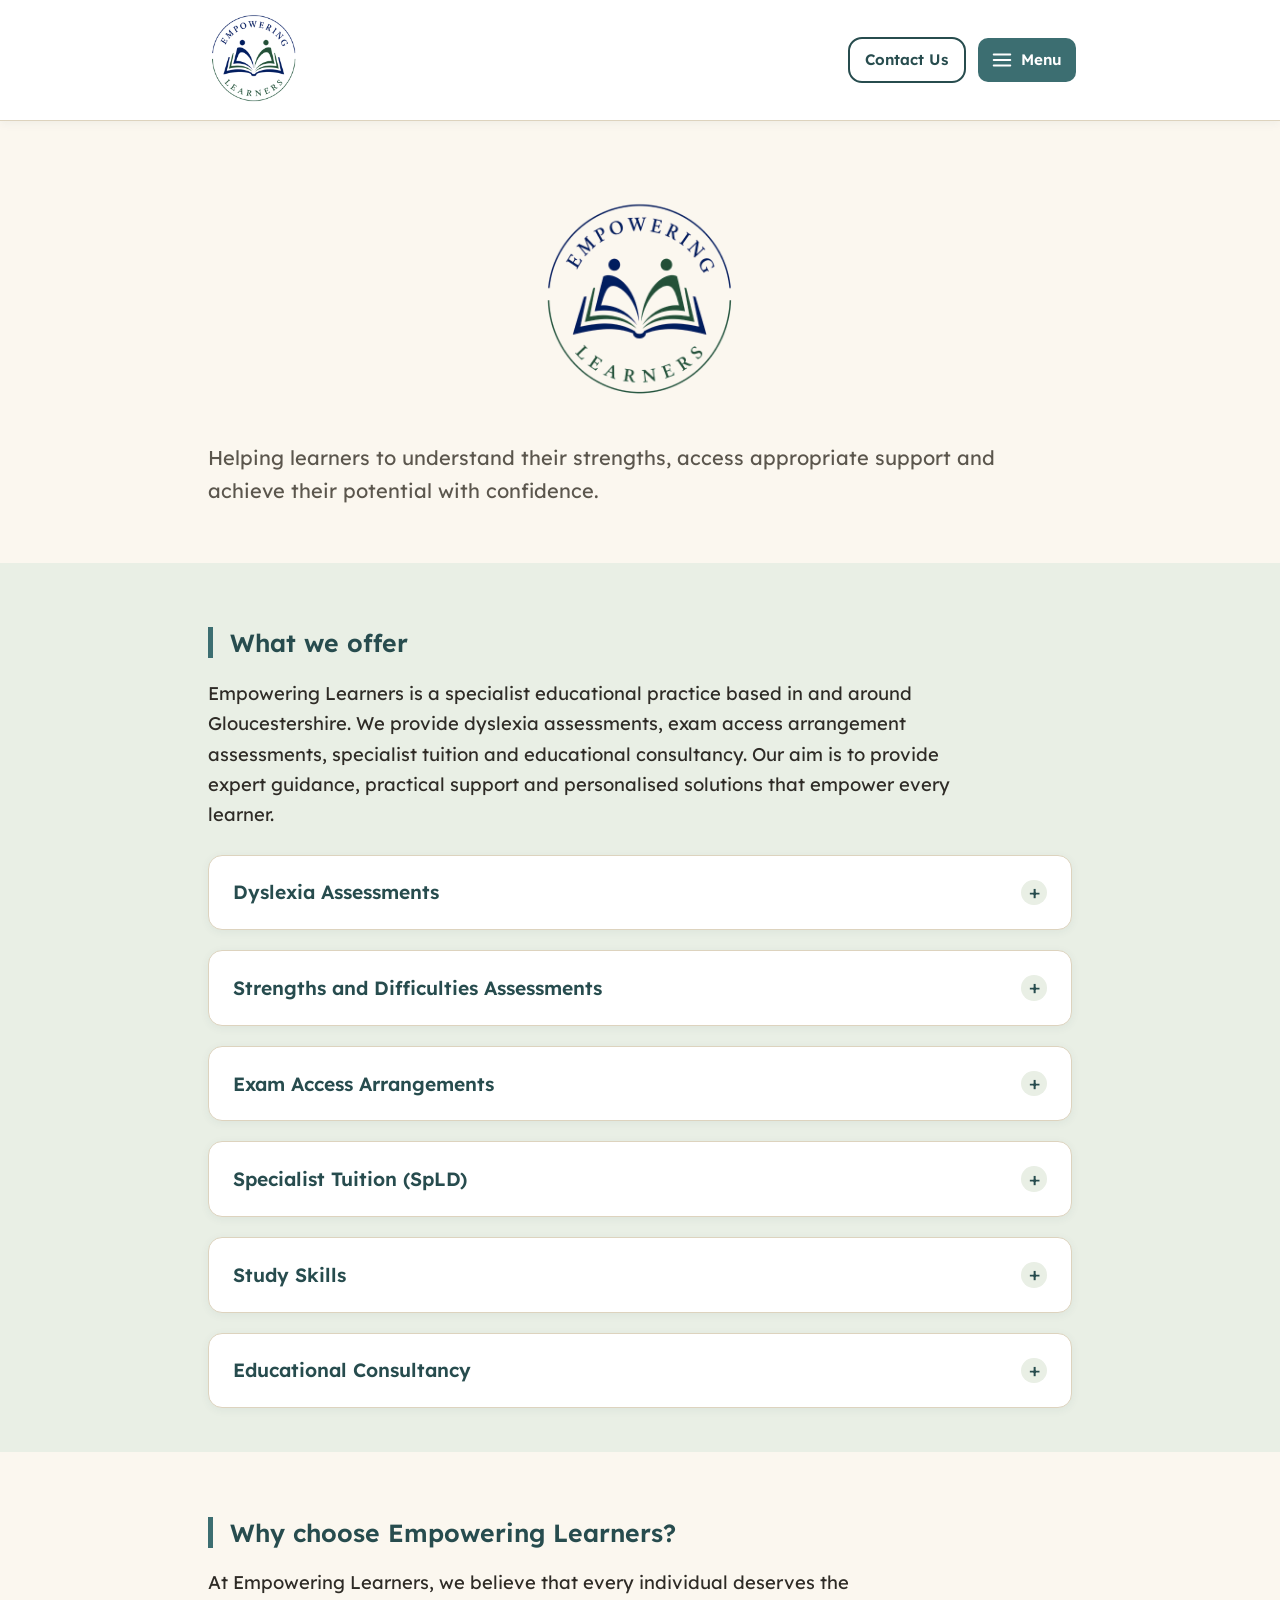
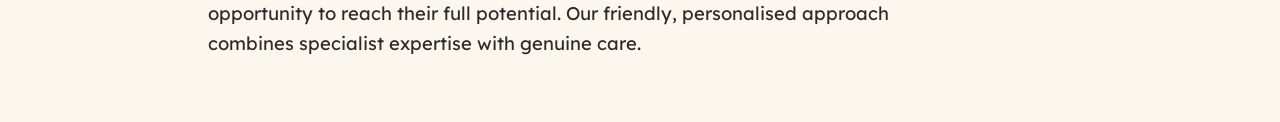
<file: index.html>
<!DOCTYPE html>
<html lang="en">
<head>
<meta charset="UTF-8">
<script>
(function () {
  var t = localStorage.getItem('theme');
  if (['green', 'blue', 'pink', 'yellow'].indexOf(t) === -1) {
    t = 'green';
  }
  document.documentElement.setAttribute('data-theme', t);
})();
</script>
<meta name="viewport" content="width=device-width, initial-scale=1">
<title>Empowering Learners | Dyslexia Assessments in Gloucestershire</title>
<meta name="description" content="Empowering Learners provides dyslexia assessments, exam access arrangement assessments, specialist SpLD tuition and educational consultancy across Gloucestershire.">
<meta property="og:type" content="website">
<meta property="og:site_name" content="Empowering Learners">
<meta property="og:title" content="Empowering Learners | Dyslexia Assessments in Gloucestershire">
<meta property="og:description" content="Empowering Learners provides dyslexia assessments, exam access arrangement assessments, specialist SpLD tuition and educational consultancy across Gloucestershire.">
<meta property="og:url" content="https://empoweringlearners.co.uk/">
<meta property="og:image" content="https://empoweringlearners.co.uk/assets/logo.png">
<meta name="twitter:card" content="summary_large_image">
<meta name="twitter:title" content="Empowering Learners | Dyslexia Assessments in Gloucestershire">
<meta name="twitter:description" content="Empowering Learners provides dyslexia assessments, exam access arrangement assessments, specialist SpLD tuition and educational consultancy across Gloucestershire.">
<meta name="twitter:image" content="https://empoweringlearners.co.uk/assets/logo.png">
<link rel="canonical" href="https://empoweringlearners.co.uk/">
<link rel="preconnect" href="https://fonts.googleapis.com">
<link href="https://fonts.googleapis.com/css2?family=Lexend:wght@400;500;600;700&display=swap" rel="stylesheet">
<link rel="icon" type="image/png" href="assets/favicon.png">
<link rel="stylesheet" href="assets/style.css">
<script type="application/ld+json">
{
  "@context": "https://schema.org",
  "@type": "EducationalOrganization",
  "name": "Empowering Learners",
  "url": "https://empoweringlearners.co.uk/",
  "logo": "https://empoweringlearners.co.uk/assets/logo.png",
  "email": "info@empoweringlearners.co.uk",
  "description": "Empowering Learners provides dyslexia assessments, exam access arrangement assessments, specialist SpLD tuition and educational consultancy across Gloucestershire.",
  "areaServed": [
    {
      "@type": "AdministrativeArea",
      "name": "Gloucestershire"
    },
    { "@type": "City", "name": "Cheltenham" },
    { "@type": "City", "name": "Gloucester" },
    { "@type": "City", "name": "Stroud" },
    { "@type": "City", "name": "Evesham" },
    { "@type": "City", "name": "Churchdown" }
  ]
}
</script>
</head>
<body>
<a class="skip-link" href="#main-content">Skip to main content</a>

<div id="site-header" data-active="home" data-base=""></div>

<main id="main-content">

  <section class="hero wrap">
    <h1><img class="hero-logo" src="assets/logo.png" alt="Empowering Learners" width="920" height="920"></h1>
    <p class="hero__lede">Helping learners to understand their strengths, access appropriate support and achieve their potential with confidence.</p>
  </section>

  <section class="band band--alt">
    <div class="wrap">
      <h2 class="section-title">What we offer</h2>
      <p>Empowering Learners is a specialist educational practice based in and around Gloucestershire. We provide dyslexia assessments, exam access arrangement assessments, specialist tuition and educational consultancy. Our aim is to provide expert guidance, practical support and personalised solutions that empower every learner.</p>
      <div class="card-grid card-grid--single">
        <details class="card card--expand">
          <summary><h3>Dyslexia Assessments</h3></summary>
          <p>Our comprehensive dyslexia assessments are conducted by SASC-approved assessors ensuring that assessments meet recognised professional standards. We assess students between the ages of 8 and 25. Each assessment provides a detailed picture of an individual&rsquo;s unique learning profile. Following an assessment, you will receive a comprehensive diagnostic report with tailored recommendations to support learning, access appropriate adjustments, and maximise potential. This report can be used as evidence to support an application for DSA.</p>
        </details>
        <details class="card card--expand">
          <summary><h3>Strengths and Difficulties Assessments</h3></summary>
          <p>A Strengths and Difficulties Assessment provides a clear picture of your child&rsquo;s learning profile, highlighting both strengths and any areas of difficulty. It helps identify the factors that may be affecting learning and provides practical recommendations to support your child at home and in school. It is an ideal first step if you are looking for guidance without a formal diagnosis.</p>
        </details>
        <details class="card card--expand">
          <summary><h3>Exam Access Arrangements</h3></summary>
          <p>We carry out specialist assessments to determine eligibility for exam access arrangements in line with JCQ regulations. We work together with schools, colleges and learners to ensure appropriate arrangements are applied for.</p>
        </details>
        <details class="card card--expand">
          <summary><h3>Specialist Tuition (SpLD)</h3></summary>
          <p>Our personalised one-to-one tuition supports learners with dyslexia, ADHD and other specific learning difficulties to develop effective strategies, improve literacy skills, and build confidence. Sessions are tailored to each learner&rsquo;s individual needs, helping them to achieve their academic goals.</p>
        </details>
        <details class="card card--expand">
          <summary><h3>Study Skills</h3></summary>
          <p>Our study skills sessions help learners build practical strategies for managing their workload, including time management, organisation, note-taking and proof-reading. We support students to develop personalised revision strategies to study smarter, retain knowledge and perform confidently in exams. Sessions are tailored to each student&rsquo;s individual needs.</p>
        </details>
        <details class="card card--expand">
          <summary><h3>Educational Consultancy</h3></summary>
          <p>We provide expert advice and guidance to schools and colleges to support learners with additional needs. Whether you require recommendations, staff training, or advice on inclusive practice, we offer practical, evidence-based solutions tailored to your setting.</p>
        </details>
      </div>
    </div>
  </section>

  <section class="band">
    <div class="wrap">
      <h2 class="section-title">Why choose Empowering Learners?</h2>
      <p>At Empowering Learners, we believe that every individual deserves the opportunity to reach their full potential. Our friendly, personalised approach combines specialist expertise with genuine care.</p>
    </div>
  </section>

</main>

<script src="assets/site.js"></script>
</body>
</html>
</file>
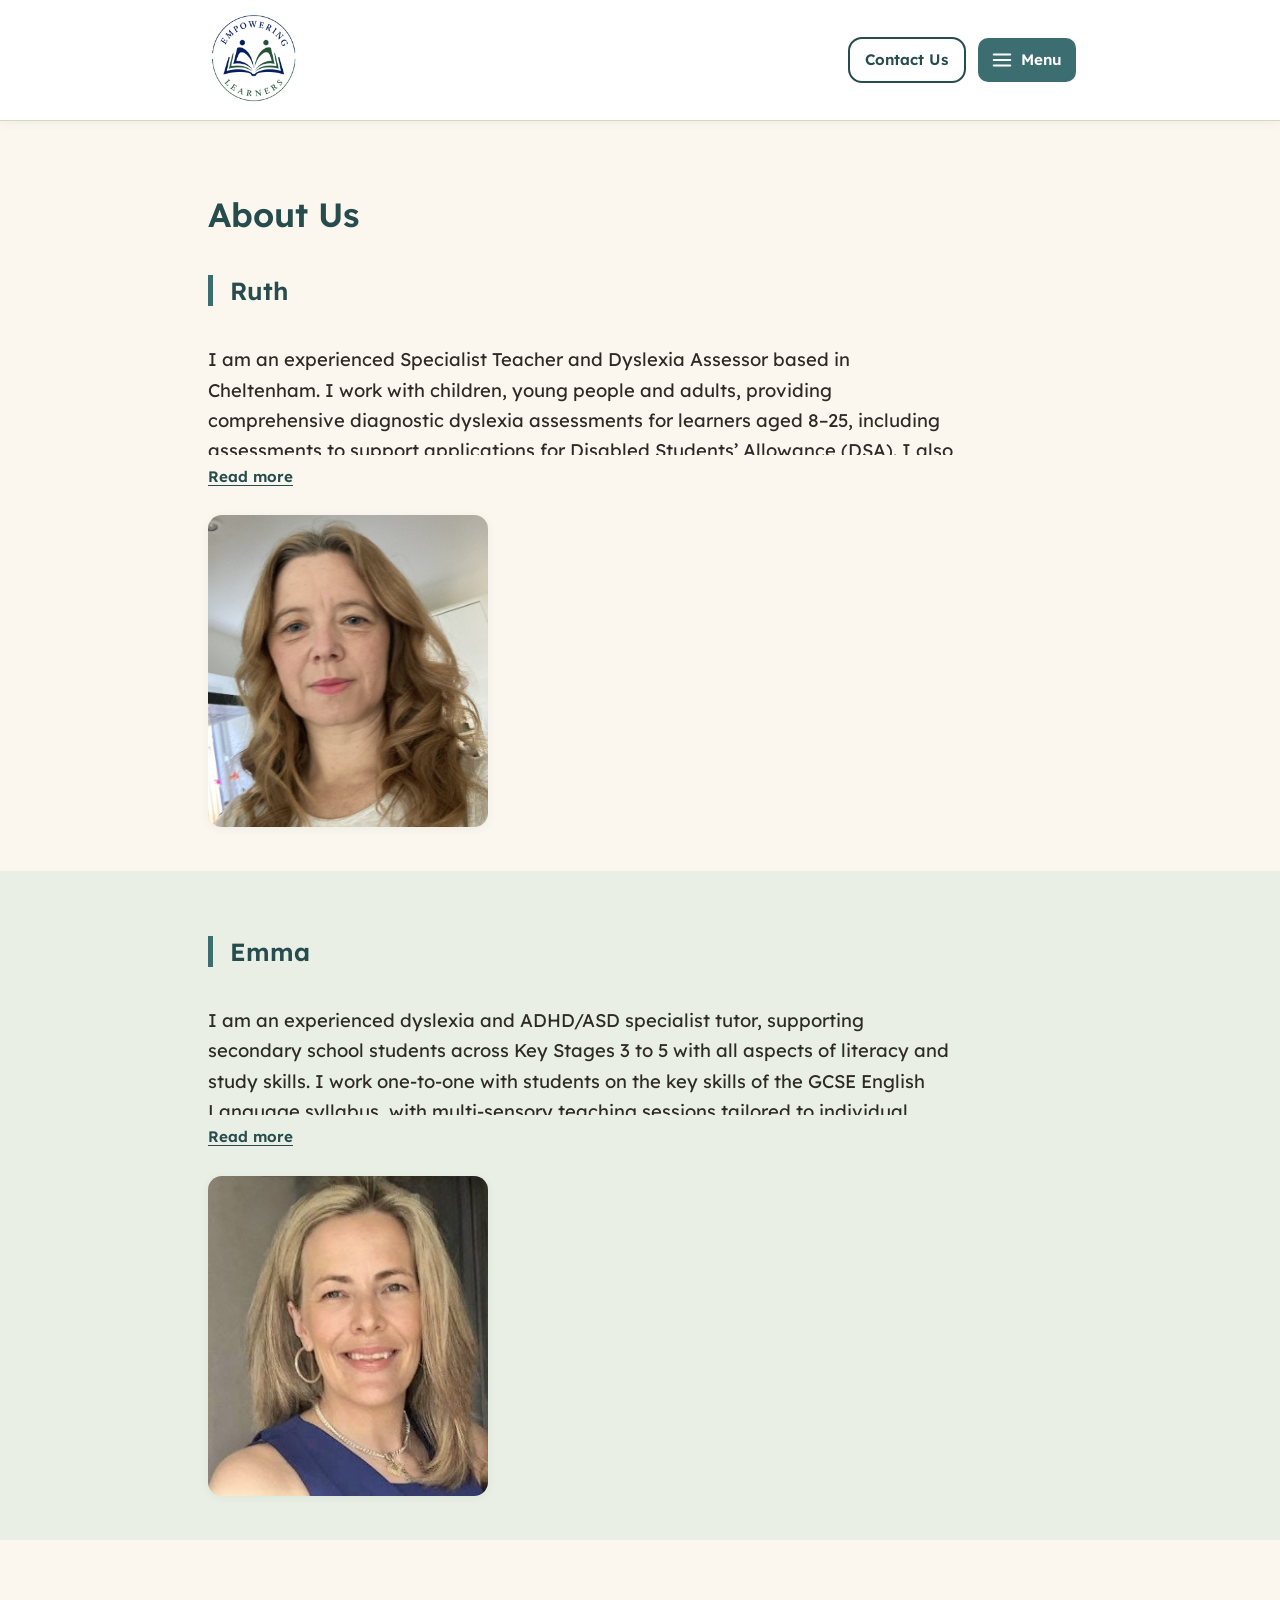
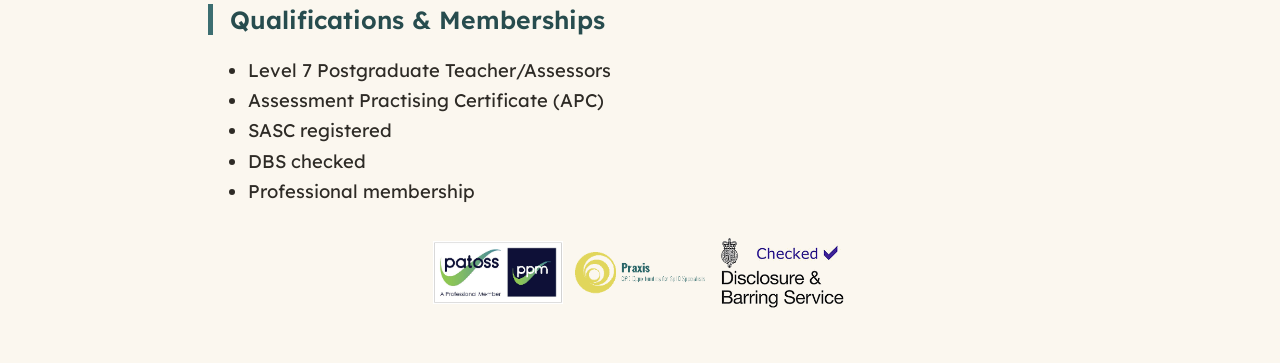
<file: about.html>
<!DOCTYPE html>
<html lang="en">
<head>
<meta charset="UTF-8">
<script>
(function () {
  var t = localStorage.getItem('theme');
  if (['green', 'blue', 'pink', 'yellow'].indexOf(t) === -1) {
    t = 'green';
  }
  document.documentElement.setAttribute('data-theme', t);
})();
</script>
<meta name="viewport" content="width=device-width, initial-scale=1">
<title>About Us | Empowering Learners</title>
<meta name="description" content="Meet our specialist dyslexia assessors and tutors, based in Cheltenham, offering exam access arrangements assessments and support across Gloucestershire.">
<meta property="og:type" content="website">
<meta property="og:site_name" content="Empowering Learners">
<meta property="og:title" content="About Us | Empowering Learners">
<meta property="og:description" content="Meet our specialist dyslexia assessors and tutors, based in Cheltenham, offering exam access arrangements assessments and support across Gloucestershire.">
<meta property="og:url" content="https://empoweringlearners.co.uk/about.html">
<meta property="og:image" content="https://empoweringlearners.co.uk/assets/logo.png">
<meta name="twitter:card" content="summary_large_image">
<meta name="twitter:title" content="About Us | Empowering Learners">
<meta name="twitter:description" content="Meet our specialist dyslexia assessors and tutors, based in Cheltenham, offering exam access arrangements assessments and support across Gloucestershire.">
<meta name="twitter:image" content="https://empoweringlearners.co.uk/assets/logo.png">
<link rel="canonical" href="https://empoweringlearners.co.uk/about.html">
<link rel="preconnect" href="https://fonts.googleapis.com">
<link href="https://fonts.googleapis.com/css2?family=Lexend:wght@400;500;600;700&display=swap" rel="stylesheet">
<link rel="icon" type="image/png" href="assets/favicon.png">
<link rel="stylesheet" href="assets/style.css">
</head>
<body>
<a class="skip-link" href="#main-content">Skip to main content</a>

<div id="site-header" data-active="about" data-base=""></div>

<main id="main-content">

  <section class="hero wrap hero--tight">
    <h1>About Us</h1>
  </section>

  <section class="band">
    <div class="wrap">
      <h2 class="section-title">Ruth</h2>
      <div class="bio-text">
        <p>I am an experienced Specialist Teacher and Dyslexia Assessor based in Cheltenham. I work with children, young people and adults, providing comprehensive diagnostic dyslexia assessments for learners aged 8&ndash;25, including assessments to support applications for Disabled Students&rsquo; Allowance (DSA). I also offer strengths and difficulties assessments where a full diagnostic assessment is not required.</p>
        <p>Alongside assessment, I provide specialist tuition for children with dyslexia, dyscalculia, ADHD and autism (ASD), primarily from Key Stage 1 to Key Stage 3. Using a personalised, multi-sensory and evidence-based approach, I help learners build on their strengths, develop effective learning strategies and grow in confidence, resilience and motivation.</p>
        <p>I work collaboratively with schools to assess students for exam access arrangements. I also provide practical, evidence-based recommendations that support pupils&rsquo; learning and participation in the classroom.</p>
        <p>I provide study skills support and mentoring for university students, helping them develop effective strategies and succeed throughout their higher education journey.</p>
        <p>I believe that with the right understanding and support, every learner can flourish.</p>
      </div>
      <button type="button" class="bio-toggle" aria-expanded="false">Read more</button>
      <img class="about-photo" src="assets/ruth-photo.jpg" alt="Ruth Paterson" width="640" height="713">
    </div>
  </section>

  <section class="band band--alt">
    <div class="wrap">
      <h2 class="section-title">Emma</h2>
      <div class="bio-text">
        <p>I am an experienced dyslexia and ADHD/ASD specialist tutor, supporting secondary school students across Key Stages 3 to 5 with all aspects of literacy and study skills. I work one-to-one with students on the key skills of the GCSE English Language syllabus, with multi-sensory teaching sessions tailored to individual learning styles. My lessons focus on building self-confidence, empowering students to become independent learners.</p>
        <p>I am able to assess and advise on exam access arrangements and liaise with schools on behalf of pupils and parents. Additionally, I work with neurodiverse university students to enhance their study skills, helping them navigate key transition points in their academic journey.</p>
        <p>Based in Gretton near Winchcombe, I deliver sessions from a purpose-built classroom designed to provide an engaging and resource-rich environment for active learning.</p>
      </div>
      <button type="button" class="bio-toggle" aria-expanded="false">Read more</button>
      <img class="about-photo" src="assets/emma-photo.jpg" alt="Emma" width="289" height="330">
    </div>
  </section>

  <section class="band">
    <div class="wrap">
      <h2 class="section-title">Qualifications &amp; Memberships</h2>
      <ul>
        <li>Level 7 Postgraduate Teacher/Assessors</li>
        <li>Assessment Practising Certificate (APC)</li>
        <li>SASC registered</li>
        <li>DBS checked</li>
        <li>Professional membership</li>
      </ul>
      <div class="credential-logos">
        <img class="credential-badge" src="assets/patoss-ppm-badge.png" alt="PATOSS professional member and PPM accreditation badges" width="391" height="189">
        <img class="credential-badge" src="assets/praxis-badge.png" alt="Praxis - CPD opportunities for SpLD specialists" width="391" height="127">
        <img class="credential-badge" src="assets/dbs-badge.png" alt="DBS checked - Disclosure and Barring Service" width="250" height="180">
      </div>
    </div>
  </section>

</main>

<script src="assets/site.js"></script>
</body>
</html>
</file>
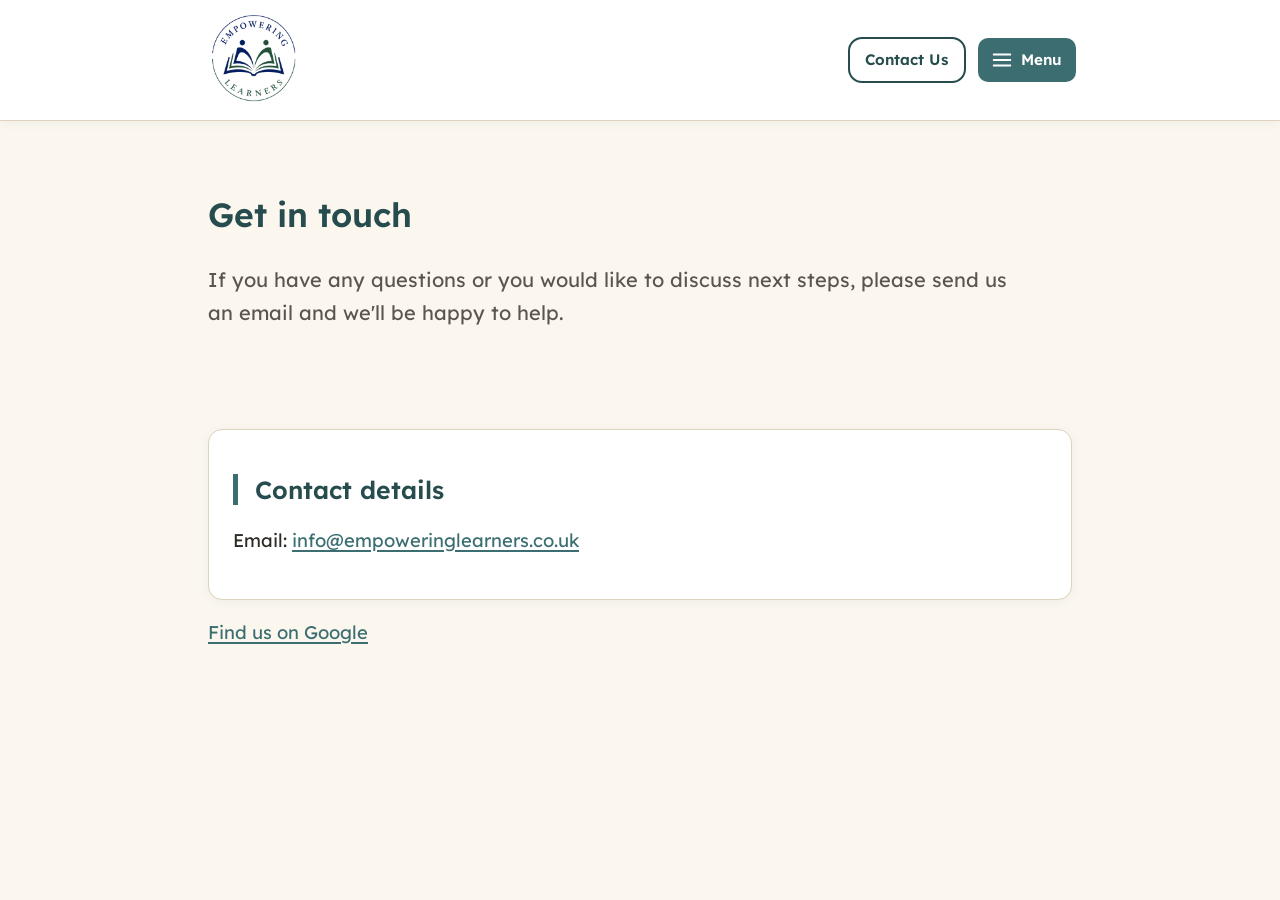
<file: contact.html>
<!DOCTYPE html>
<html lang="en">
<head>
<meta charset="UTF-8">
<script>
(function () {
  var t = localStorage.getItem('theme');
  if (['green', 'blue', 'pink', 'yellow'].indexOf(t) === -1) {
    t = 'green';
  }
  document.documentElement.setAttribute('data-theme', t);
})();
</script>
<meta name="viewport" content="width=device-width, initial-scale=1">
<title>Contact | Empowering Learners</title>
<meta name="description" content="Get in touch with Empowering Learners by email.">
<meta property="og:type" content="website">
<meta property="og:site_name" content="Empowering Learners">
<meta property="og:title" content="Contact | Empowering Learners">
<meta property="og:description" content="Get in touch with Empowering Learners by email.">
<meta property="og:url" content="https://empoweringlearners.co.uk/contact.html">
<meta property="og:image" content="https://empoweringlearners.co.uk/assets/logo.png">
<meta name="twitter:card" content="summary_large_image">
<meta name="twitter:title" content="Contact | Empowering Learners">
<meta name="twitter:description" content="Get in touch with Empowering Learners by email.">
<meta name="twitter:image" content="https://empoweringlearners.co.uk/assets/logo.png">
<link rel="canonical" href="https://empoweringlearners.co.uk/contact.html">
<link rel="preconnect" href="https://fonts.googleapis.com">
<link href="https://fonts.googleapis.com/css2?family=Lexend:wght@400;500;600;700&display=swap" rel="stylesheet">
<link rel="icon" type="image/png" href="assets/favicon.png">
<link rel="stylesheet" href="assets/style.css">
</head>
<body>
<a class="skip-link" href="#main-content">Skip to main content</a>

<div id="site-header" data-active="contact" data-base=""></div>

<main id="main-content">

  <section class="hero wrap">
    <h1>Get in touch</h1>
    <p class="hero__lede">If you have any questions or you would like to discuss next steps, please send us an email and we'll be happy to help.</p>
  </section>

  <section class="band">
    <div class="wrap">
      <div class="card">
        <h2 class="section-title">Contact details</h2>
        <p>
          Email: <a href="mailto:info@empoweringlearners.co.uk">info@empoweringlearners.co.uk</a>
        </p>
      </div>
      <p>
        <a href="https://maps.app.goo.gl/eXYaCaqZ719bgtCi7">Find us on Google</a>
      </p>
    </div>
  </section>

</main>

<script src="assets/site.js"></script>
</body>
</html>
</file>
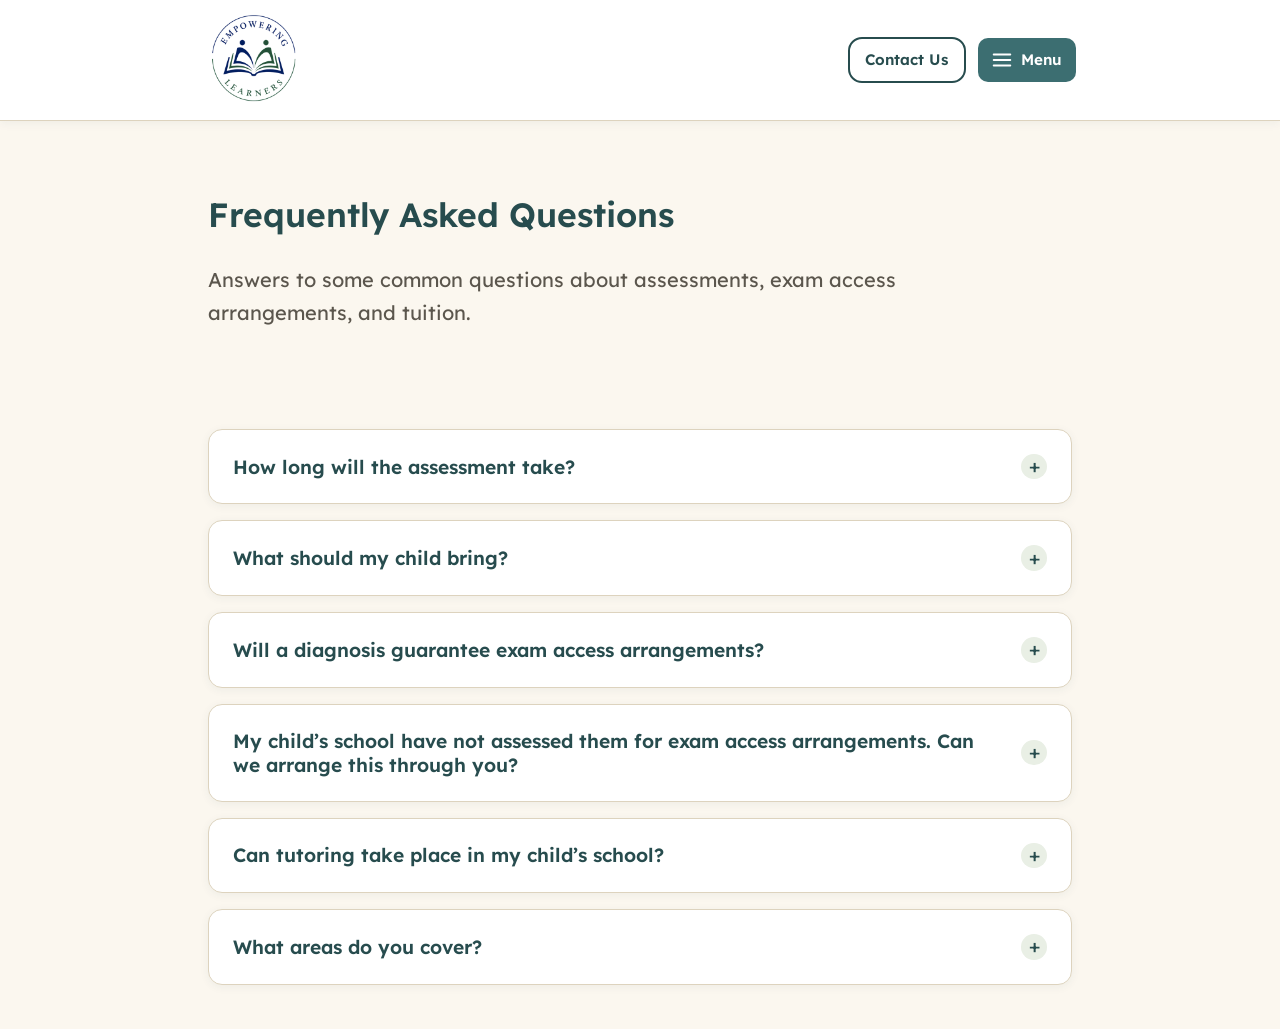
<file: faq.html>
<!DOCTYPE html>
<html lang="en">
<head>
<meta charset="UTF-8">
<script>
(function () {
  var t = localStorage.getItem('theme');
  if (['green', 'blue', 'pink', 'yellow'].indexOf(t) === -1) {
    t = 'green';
  }
  document.documentElement.setAttribute('data-theme', t);
})();
</script>
<meta name="viewport" content="width=device-width, initial-scale=1">
<title>FAQs | Empowering Learners</title>
<meta name="description" content="Frequently asked questions about dyslexia assessments, exam access arrangements, and tuition from Empowering Learners.">
<meta property="og:type" content="website">
<meta property="og:site_name" content="Empowering Learners">
<meta property="og:title" content="FAQs | Empowering Learners">
<meta property="og:description" content="Frequently asked questions about dyslexia assessments, exam access arrangements, and tuition from Empowering Learners.">
<meta property="og:url" content="https://empoweringlearners.co.uk/faq.html">
<meta property="og:image" content="https://empoweringlearners.co.uk/assets/logo.png">
<meta name="twitter:card" content="summary_large_image">
<meta name="twitter:title" content="FAQs | Empowering Learners">
<meta name="twitter:description" content="Frequently asked questions about dyslexia assessments, exam access arrangements, and tuition from Empowering Learners.">
<meta name="twitter:image" content="https://empoweringlearners.co.uk/assets/logo.png">
<link rel="canonical" href="https://empoweringlearners.co.uk/faq.html">
<link rel="preconnect" href="https://fonts.googleapis.com">
<link href="https://fonts.googleapis.com/css2?family=Lexend:wght@400;500;600;700&display=swap" rel="stylesheet">
<link rel="icon" type="image/png" href="assets/favicon.png">
<link rel="stylesheet" href="assets/style.css">
</head>
<body>
<a class="skip-link" href="#main-content">Skip to main content</a>

<div id="site-header" data-active="faq" data-base=""></div>

<main id="main-content">

  <section class="hero wrap">
    <h1>Frequently Asked Questions</h1>
    <p class="hero__lede">Answers to some common questions about assessments, exam access arrangements, and tuition.</p>
  </section>

  <section class="band">
    <div class="wrap stack">
      <details class="card card--expand">
        <summary><h3>How long will the assessment take?</h3></summary>
        <p>Dyslexia Assessments typically take between 3 and 4 hours. Breaks are provided regularly during the assessment. On rare occasions it may be necessary to split the assessment over two sessions.</p>
        <p>Strengths and Difficulties assessments usually take around 2 hours.</p>
      </details>
      <details class="card card--expand">
        <summary><h3>What should my child bring?</h3></summary>
        <p>A full water bottle and snacks if needed.</p>
      </details>
      <details class="card card--expand">
        <summary><h3>Will a diagnosis guarantee exam access arrangements?</h3></summary>
        <p>No. Exam access arrangements are based on evidence of need, and are the decision of the school SENCO. However, a diagnosis can be used to support this evidence, and exam access arrangements may be recommended for the school to consider.</p>
      </details>
      <details class="card card--expand">
        <summary><h3>My child&rsquo;s school have not assessed them for exam access arrangements. Can we arrange this through you?</h3></summary>
        <p>No. Assessments for exam access arrangements have to be initiated by the school. They must gather evidence of need and pass on JCQ documentation before an assessment can take place.</p>
      </details>
      <details class="card card--expand">
        <summary><h3>Can tutoring take place in my child&rsquo;s school?</h3></summary>
        <p>Absolutely, as long as the school agree and can provide a quiet work area. Many of our students have their tutoring lessons during the school day. Others have them in school, but at the beginning or end of the school day.</p>
      </details>
      <details class="card card--expand">
        <summary><h3>What areas do you cover?</h3></summary>
        <p>We work with families and schools across Gloucestershire, including Cheltenham, Gloucester, Stroud, Evesham, Churchdown and the surrounding areas.</p>
      </details>
    </div>
  </section>

</main>

<script src="assets/site.js"></script>
</body>
</html>
</file>
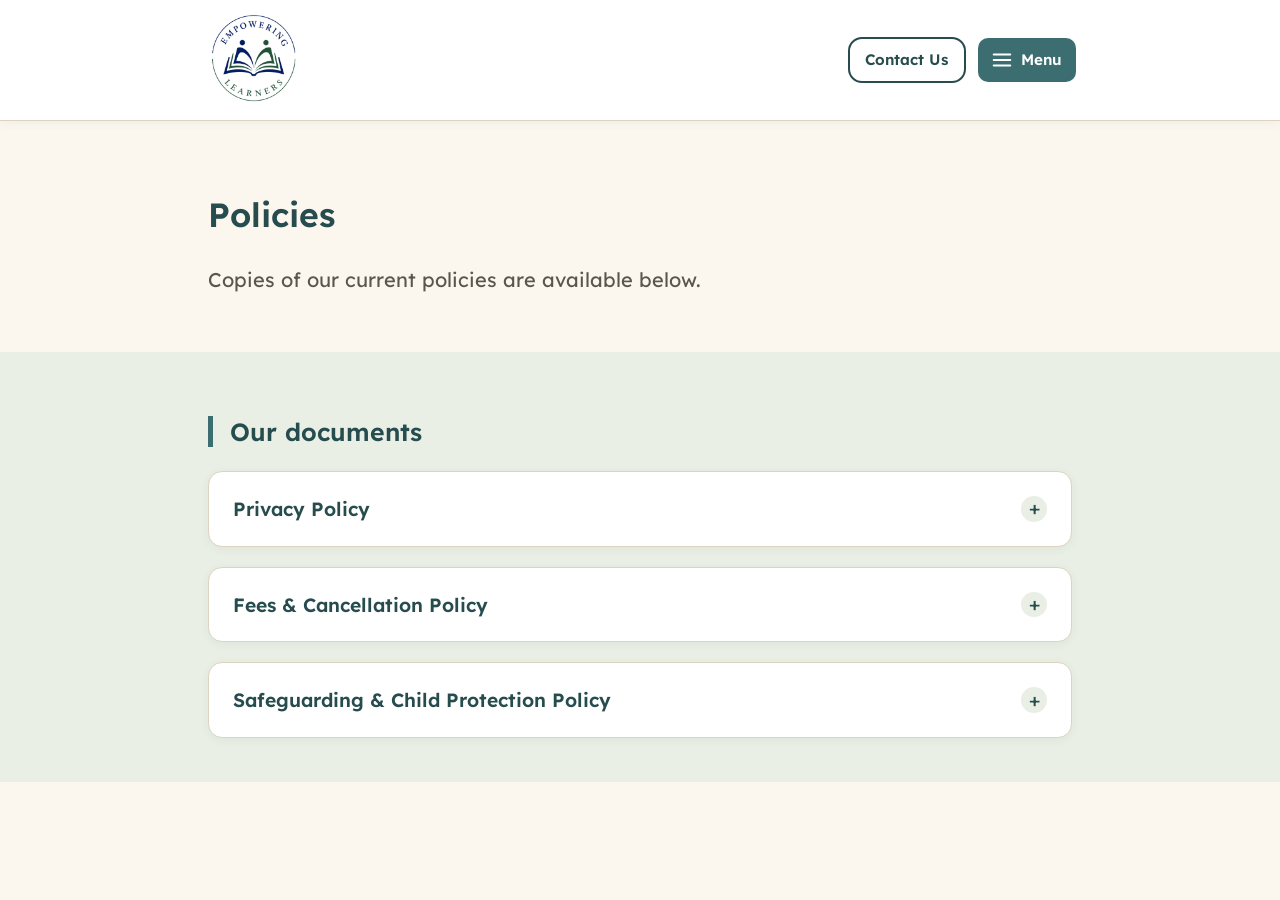
<file: policies.html>
<!DOCTYPE html>
<html lang="en">
<head>
<meta charset="UTF-8">
<script>
(function () {
  var t = localStorage.getItem('theme');
  if (['green', 'blue', 'pink', 'yellow'].indexOf(t) === -1) {
    t = 'green';
  }
  document.documentElement.setAttribute('data-theme', t);
})();
</script>
<meta name="viewport" content="width=device-width, initial-scale=1">
<title>Policies | Empowering Learners</title>
<meta name="description" content="Policy documents for Empowering Learners, including our privacy policy, fees and cancellation policy, and safeguarding policy.">
<meta property="og:type" content="website">
<meta property="og:site_name" content="Empowering Learners">
<meta property="og:title" content="Policies | Empowering Learners">
<meta property="og:description" content="Policy documents for Empowering Learners, including our privacy policy, fees and cancellation policy, and safeguarding policy.">
<meta property="og:url" content="https://empoweringlearners.co.uk/policies.html">
<meta property="og:image" content="https://empoweringlearners.co.uk/assets/logo.png">
<meta name="twitter:card" content="summary_large_image">
<meta name="twitter:title" content="Policies | Empowering Learners">
<meta name="twitter:description" content="Policy documents for Empowering Learners, including our privacy policy, fees and cancellation policy, and safeguarding policy.">
<meta name="twitter:image" content="https://empoweringlearners.co.uk/assets/logo.png">
<link rel="canonical" href="https://empoweringlearners.co.uk/policies.html">
<link rel="preconnect" href="https://fonts.googleapis.com">
<link href="https://fonts.googleapis.com/css2?family=Lexend:wght@400;500;600;700&display=swap" rel="stylesheet">
<link rel="icon" type="image/png" href="assets/favicon.png">
<link rel="stylesheet" href="assets/style.css">
</head>
<body>
<a class="skip-link" href="#main-content">Skip to main content</a>

<div id="site-header" data-active="policies" data-base=""></div>

<main id="main-content">

  <section class="hero wrap">
    <h1>Policies</h1>
    <p class="hero__lede">Copies of our current policies are available below.</p>
  </section>

  <section class="band band--alt">
    <div class="wrap">
      <h2 class="section-title">Our documents</h2>
      <div class="card-grid card-grid--single">
        <details class="card card--expand">
          <summary><h3>Privacy Policy</h3></summary>
          <p>How we collect, use, store, and protect your personal information.</p>
          <p><a href="policies/privacy-policy.html">Read the full Privacy Policy</a></p>
        </details>
        <details class="card card--expand">
          <summary><h3>Fees &amp; Cancellation Policy</h3></summary>
          <p>How fees are agreed and invoiced, and our cancellation and rescheduling terms.</p>
          <p><a href="policies/fees-cancellation-policy.html">Read the full Fees &amp; Cancellation Policy</a></p>
        </details>
        <details class="card card--expand">
          <summary><h3>Safeguarding &amp; Child Protection Policy</h3></summary>
          <p>How we safeguard children and young people across all our services.</p>
          <p><a href="policies/safeguarding-child-protection-policy.html">Read the full Safeguarding &amp; Child Protection Policy</a></p>
        </details>
      </div>
    </div>
  </section>

</main>

<script src="assets/site.js"></script>
</body>
</html>
</file>
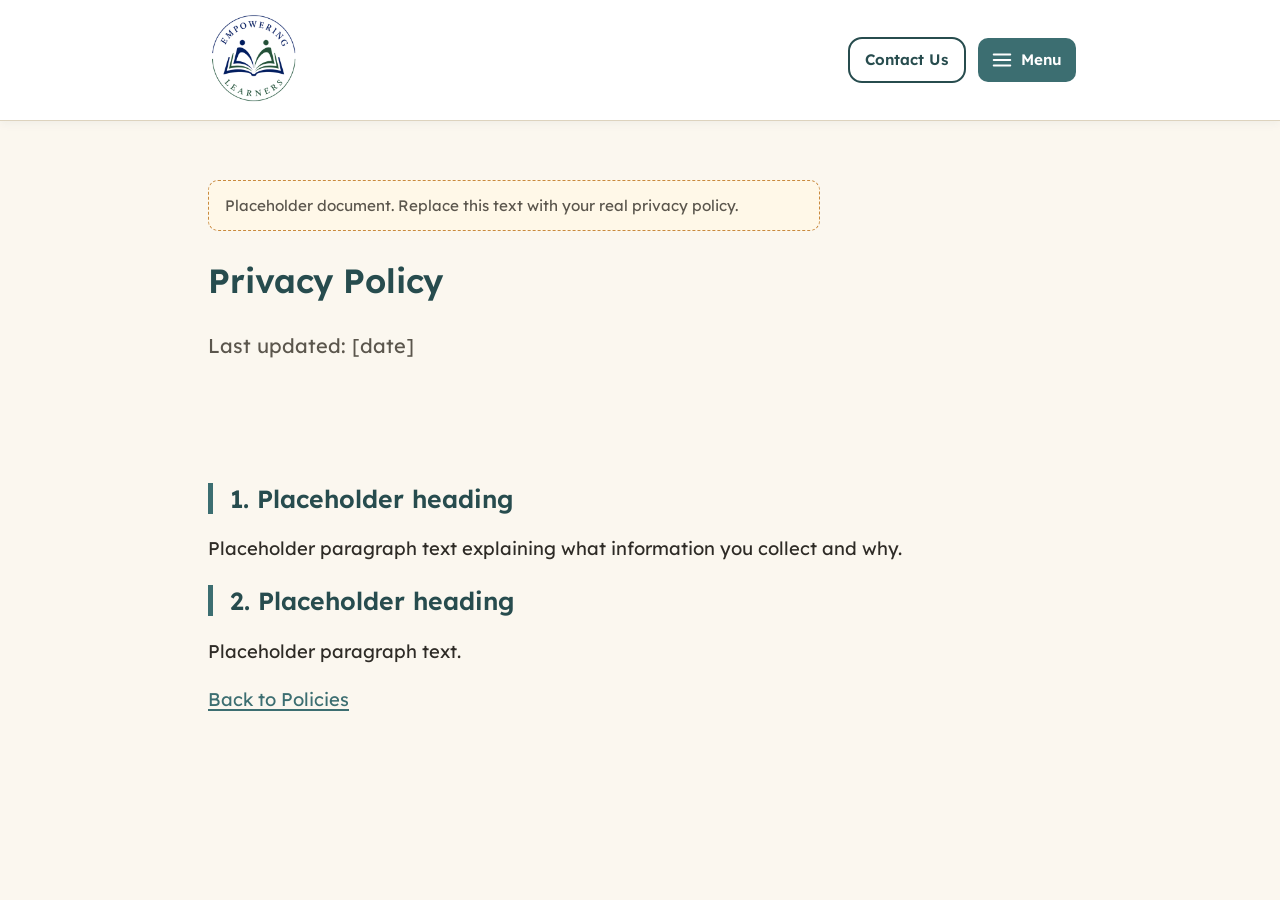
<file: privacy-policy.html>
<!DOCTYPE html>
<html lang="en">
<head>
<meta charset="UTF-8">
<meta name="viewport" content="width=device-width, initial-scale=1">
<title>Privacy Policy | [Your Organisation Name]</title>
<meta name="description" content="Placeholder privacy policy document.">
<link rel="preconnect" href="https://fonts.googleapis.com">
<link href="https://fonts.googleapis.com/css2?family=Atkinson+Hyperlegible:wght@400;700&family=Lexend:wght@500;600;700&display=swap" rel="stylesheet">
<link rel="stylesheet" href="../assets/style.css">
</head>
<body>
<a class="skip-link" href="#main-content">Skip to main content</a>

<div id="site-header" data-active="policies" data-base="../"></div>

<main id="main-content">
  <section class="hero wrap">
    <p class="placeholder-note">Placeholder document. Replace this text with your real privacy policy.</p>
    <h1>Privacy Policy</h1>
    <p class="hero__lede">Last updated: [date]</p>
  </section>

  <section class="band">
    <div class="wrap">
      <h2 class="section-title">1. Placeholder heading</h2>
      <p>Placeholder paragraph text explaining what information you collect and why.</p>

      <h2 class="section-title">2. Placeholder heading</h2>
      <p>Placeholder paragraph text.</p>

      <p><a href="../policies.html">Back to Policies</a></p>
    </div>
  </section>
</main>

<div id="site-footer" data-base="../"></div>
<script src="../assets/site.js"></script>
</body>
</html>
</file>
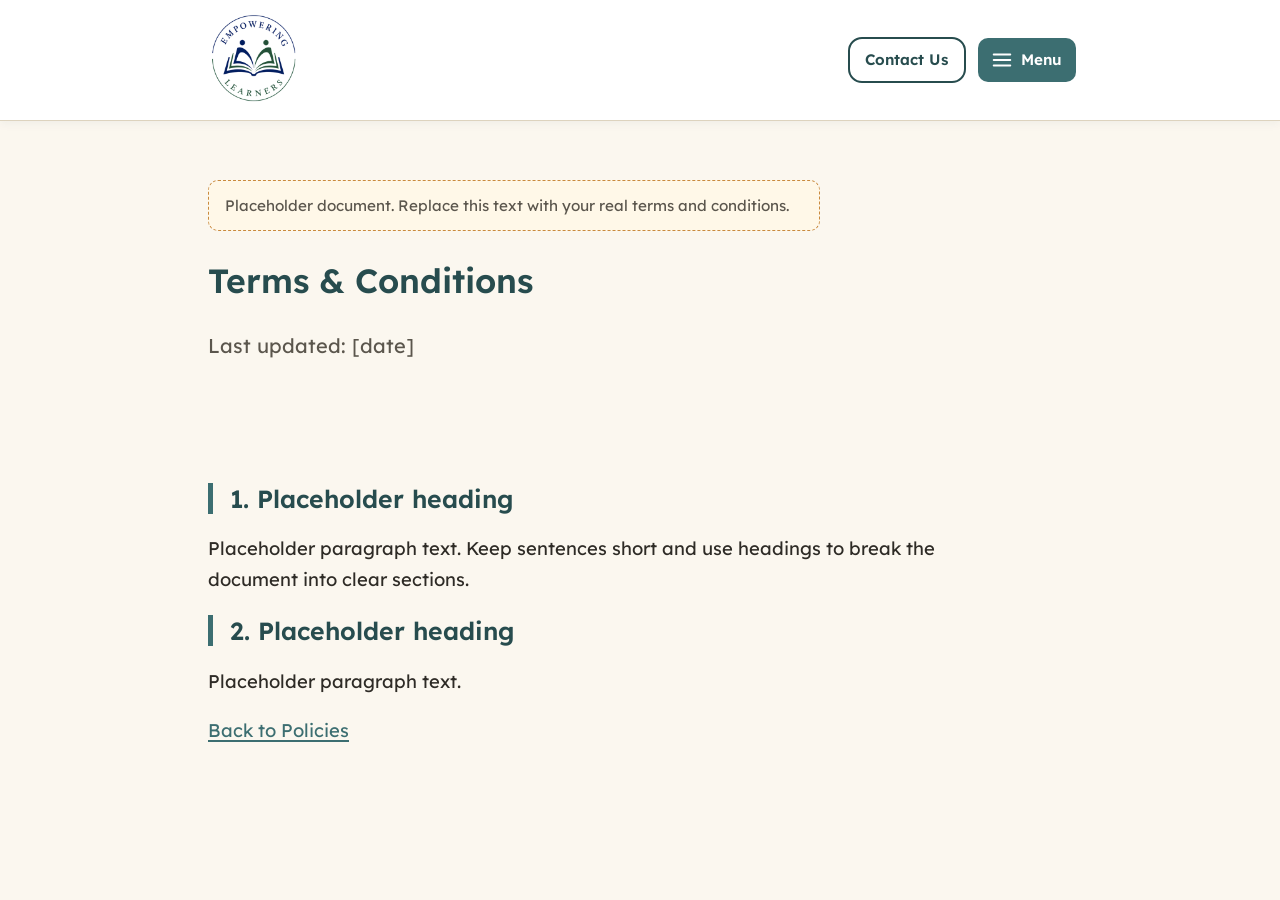
<file: terms-conditions.html>
<!DOCTYPE html>
<html lang="en">
<head>
<meta charset="UTF-8">
<meta name="viewport" content="width=device-width, initial-scale=1">
<title>Terms &amp; Conditions | [Your Organisation Name]</title>
<meta name="description" content="Placeholder terms and conditions document.">
<link rel="preconnect" href="https://fonts.googleapis.com">
<link href="https://fonts.googleapis.com/css2?family=Atkinson+Hyperlegible:wght@400;700&family=Lexend:wght@500;600;700&display=swap" rel="stylesheet">
<link rel="stylesheet" href="../assets/style.css">
</head>
<body>
<a class="skip-link" href="#main-content">Skip to main content</a>

<div id="site-header" data-active="policies" data-base="../"></div>

<main id="main-content">
  <section class="hero wrap">
    <p class="placeholder-note">Placeholder document. Replace this text with your real terms and conditions.</p>
    <h1>Terms &amp; Conditions</h1>
    <p class="hero__lede">Last updated: [date]</p>
  </section>

  <section class="band">
    <div class="wrap">
      <h2 class="section-title">1. Placeholder heading</h2>
      <p>Placeholder paragraph text. Keep sentences short and use headings to break the document into clear sections.</p>

      <h2 class="section-title">2. Placeholder heading</h2>
      <p>Placeholder paragraph text.</p>

      <p><a href="../policies.html">Back to Policies</a></p>
    </div>
  </section>
</main>

<div id="site-footer" data-base="../"></div>
<script src="../assets/site.js"></script>
</body>
</html>
</file>
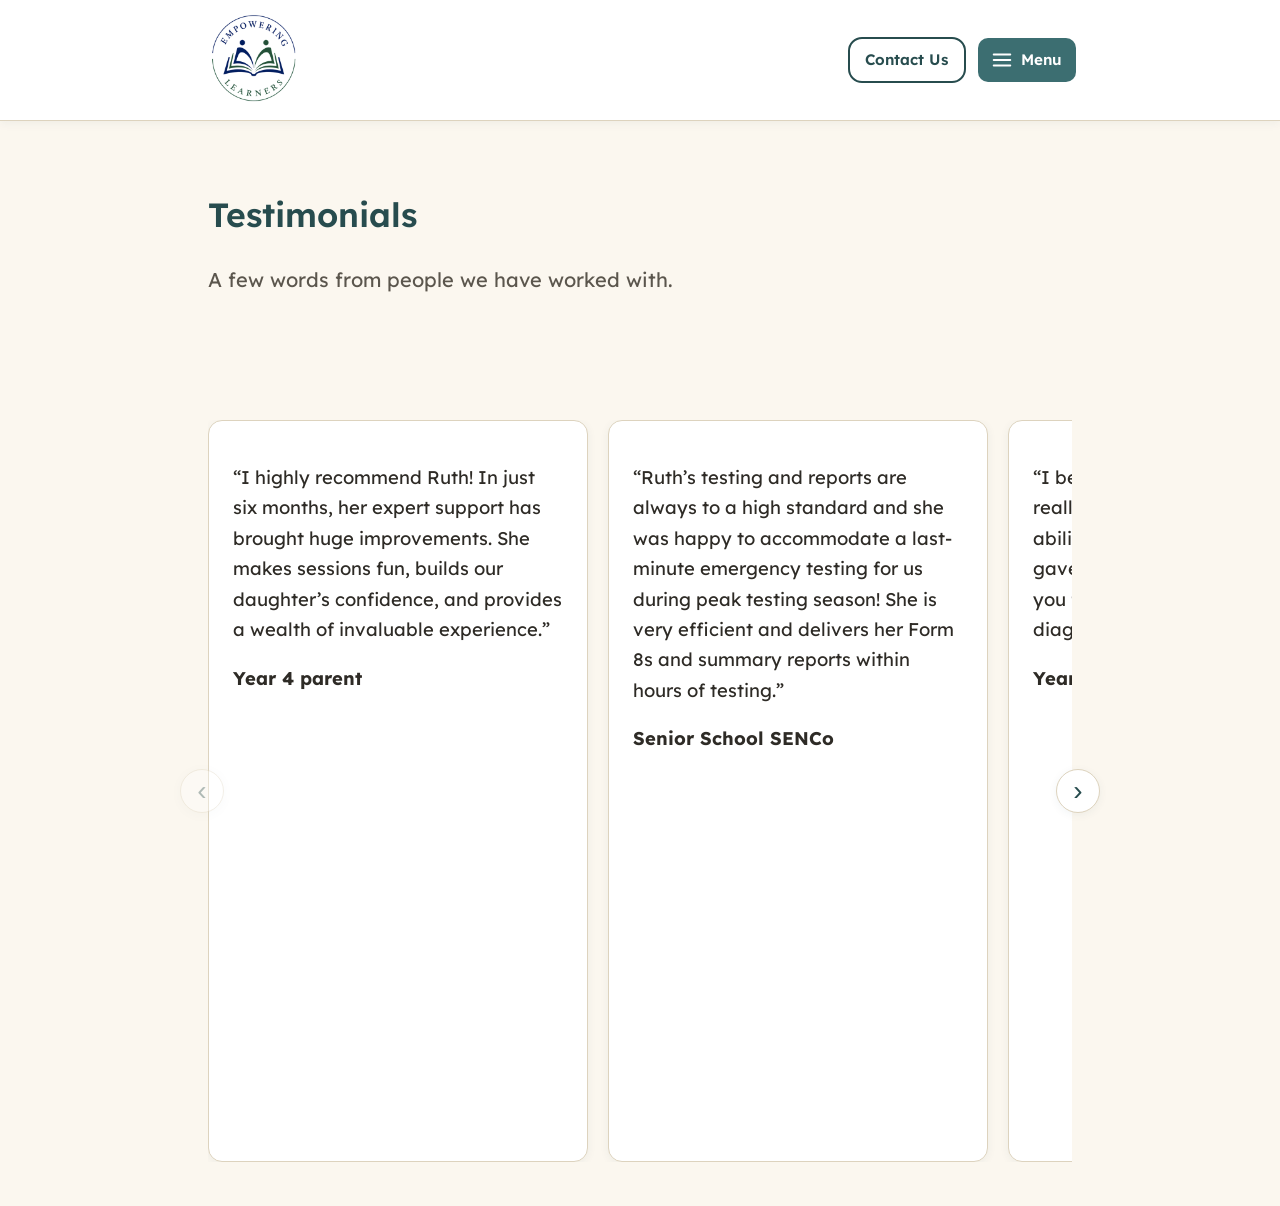
<file: testimonials.html>
<!DOCTYPE html>
<html lang="en">
<head>
<meta charset="UTF-8">
<script>
(function () {
  var t = localStorage.getItem('theme');
  if (['green', 'blue', 'pink', 'yellow'].indexOf(t) === -1) {
    t = 'green';
  }
  document.documentElement.setAttribute('data-theme', t);
})();
</script>
<meta name="viewport" content="width=device-width, initial-scale=1">
<title>Testimonials | Empowering Learners</title>
<meta name="description" content="What families and schools say about working with Empowering Learners.">
<meta property="og:type" content="website">
<meta property="og:site_name" content="Empowering Learners">
<meta property="og:title" content="Testimonials | Empowering Learners">
<meta property="og:description" content="What families and schools say about working with Empowering Learners.">
<meta property="og:url" content="https://empoweringlearners.co.uk/testimonials.html">
<meta property="og:image" content="https://empoweringlearners.co.uk/assets/logo.png">
<meta name="twitter:card" content="summary_large_image">
<meta name="twitter:title" content="Testimonials | Empowering Learners">
<meta name="twitter:description" content="What families and schools say about working with Empowering Learners.">
<meta name="twitter:image" content="https://empoweringlearners.co.uk/assets/logo.png">
<link rel="canonical" href="https://empoweringlearners.co.uk/testimonials.html">
<link rel="preconnect" href="https://fonts.googleapis.com">
<link href="https://fonts.googleapis.com/css2?family=Lexend:wght@400;500;600;700&display=swap" rel="stylesheet">
<link rel="icon" type="image/png" href="assets/favicon.png">
<link rel="stylesheet" href="assets/style.css">
</head>
<body>
<a class="skip-link" href="#main-content">Skip to main content</a>

<div id="site-header" data-active="testimonials" data-base=""></div>

<main id="main-content">

  <section class="hero wrap">
    <h1>Testimonials</h1>
    <p class="hero__lede">A few words from people we have worked with.</p>
  </section>

  <section class="band">
    <div class="wrap testimonial-carousel">
      <button type="button" class="carousel-arrow carousel-arrow--prev" aria-label="Scroll testimonials left">&lsaquo;</button>
      <div class="card-grid testimonial-grid" tabindex="0" aria-label="Testimonials, scroll for more">
      <blockquote class="card">
        <p>&ldquo;I highly recommend Ruth! In just six months, her expert support has brought huge improvements. She makes sessions fun, builds our daughter&rsquo;s confidence, and provides a wealth of invaluable experience.&rdquo;</p>
        <p><strong>Year 4 parent</strong></p>
      </blockquote>
      <blockquote class="card">
        <p>&ldquo;Ruth&rsquo;s testing and reports are always to a high standard and she was happy to accommodate a last-minute emergency testing for us during peak testing season! She is very efficient and delivers her Form 8s and summary reports within hours of testing.&rdquo;</p>
        <p><strong>Senior School SENCo</strong></p>
      </blockquote>
      <blockquote class="card">
        <p>&ldquo;I believe getting her diagnosis really helped her to realise her ability. Knowing more about herself gave her more confidence&hellip; Thank you for your help. I feel her diagnosis came just in time.&rdquo;</p>
        <p><strong>Year 6 parent</strong></p>
      </blockquote>
      <blockquote class="card">
        <p>&ldquo;I worried he might resist&hellip; extra &lsquo;work&rsquo; after school each week but he really loves his time with Ruth; in his words &lsquo;she makes it fun and we play lots of games.&rsquo; Ruth immediately understood how to get the best out of him &ndash; she keeps everything light and playful, and is extraordinarily patient and encouraging! &hellip; His writing has noticeably improved over the last year but the biggest difference is his self-confidence: that alone makes the tutoring worthwhile.&rdquo;</p>
        <p><strong>Year 4 parent</strong></p>
      </blockquote>
      <blockquote class="card">
        <p>&ldquo;We felt that having a diagnosis might help us access more support from school (spoiler: it has!)&hellip; To our surprise, our son actually enjoyed the assessment! He had no nerves at all because Ruth talked him through it so carefully and gave him the option to do it in the comfort of home&hellip; The report was comprehensive, and we really appreciated Ruth taking time to discuss it with us so we understood how to support him better &ndash; and particularly what we could ask of school. The whole experience gave us as parents, and our son, a much deeper understanding of dyslexia and of his abilities in particular. This has made the world of difference already.&rdquo;</p>
        <p><strong>Year 4 parent</strong></p>
      </blockquote>
      </div>
      <button type="button" class="carousel-arrow carousel-arrow--next" aria-label="Scroll testimonials right">&rsaquo;</button>
    </div>
  </section>

</main>

<script src="assets/site.js"></script>
</body>
</html>
</file>
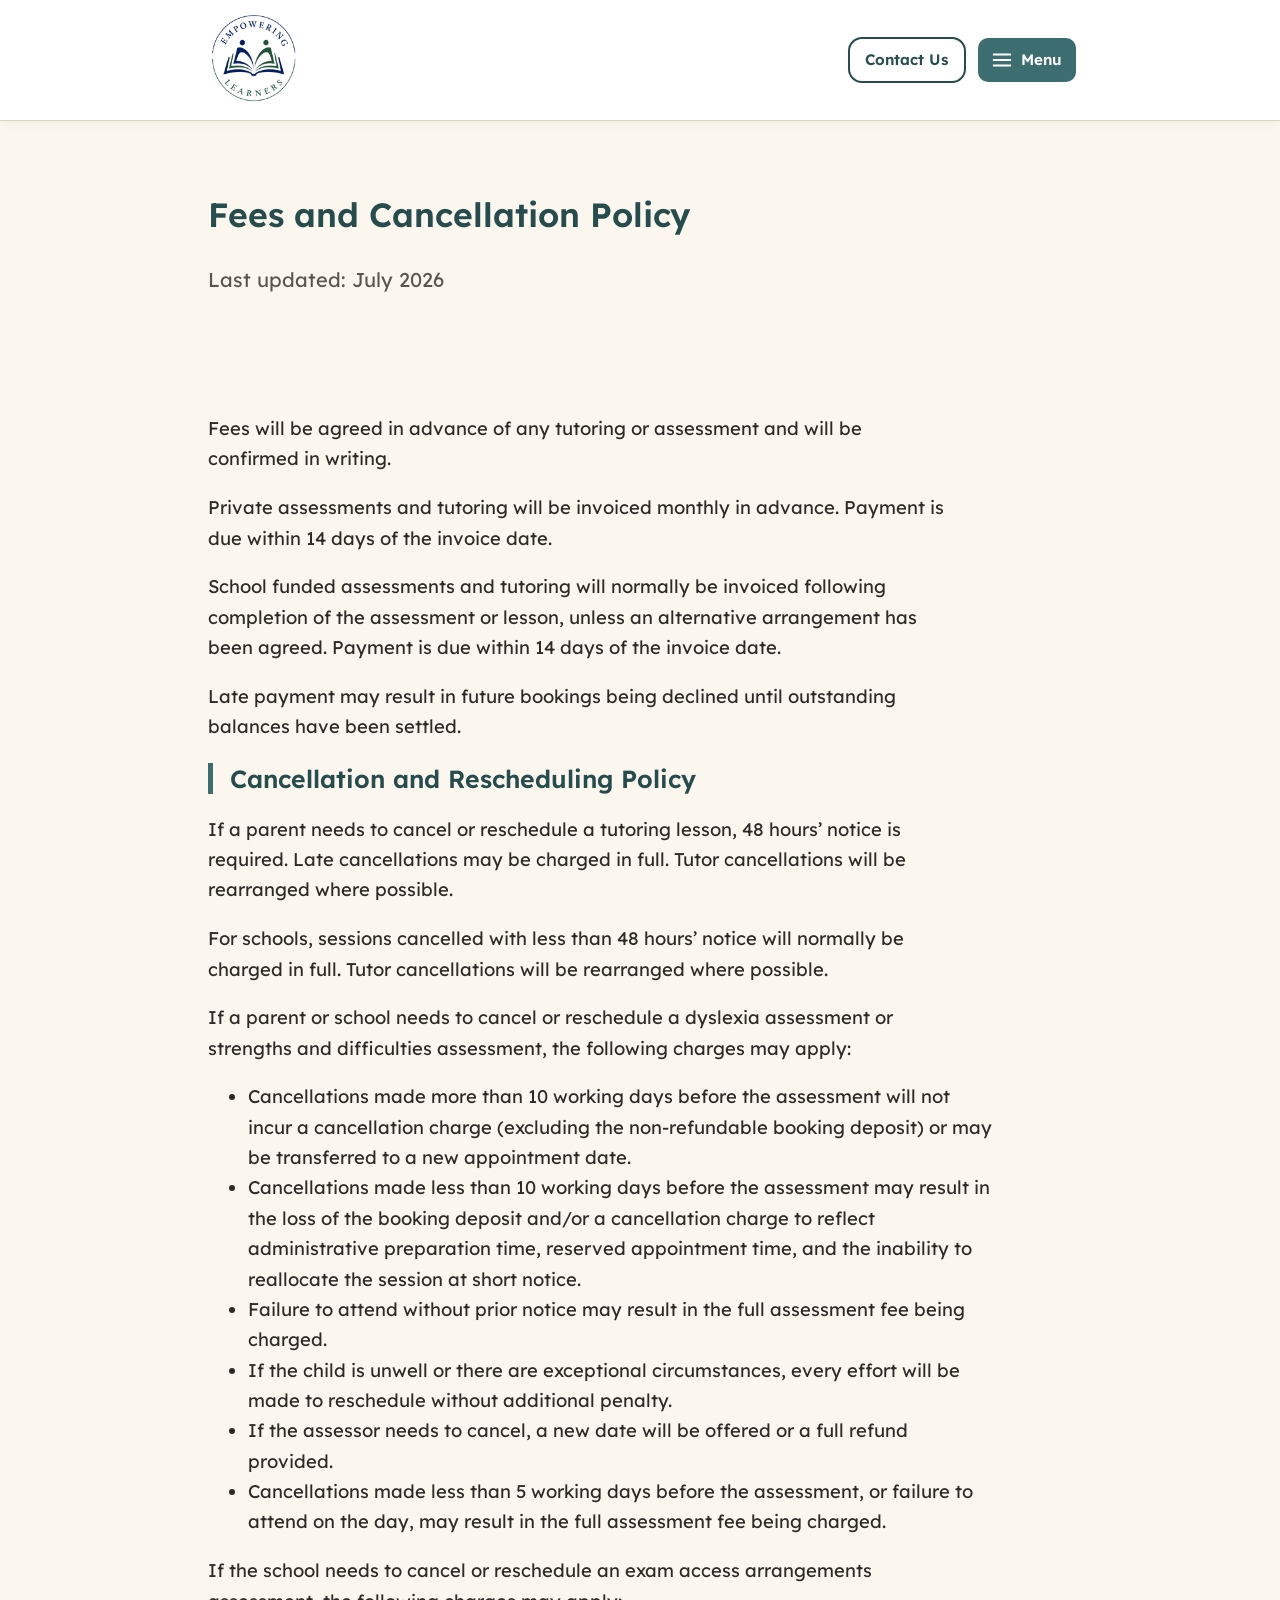
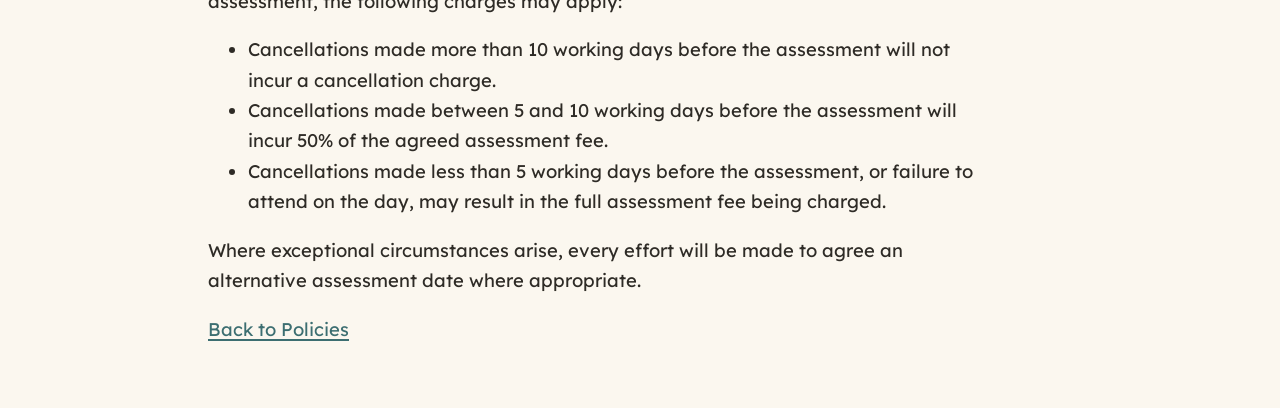
<file: policies/fees-cancellation-policy.html>
<!DOCTYPE html>
<html lang="en">
<head>
<meta charset="UTF-8">
<script>
(function () {
  var t = localStorage.getItem('theme');
  if (['green', 'blue', 'pink', 'yellow'].indexOf(t) === -1) {
    t = 'green';
  }
  document.documentElement.setAttribute('data-theme', t);
})();
</script>
<meta name="viewport" content="width=device-width, initial-scale=1">
<title>Fees &amp; Cancellation Policy | Empowering Learners</title>
<meta name="description" content="Fees, invoicing, and cancellation and rescheduling terms for Empowering Learners - Ruth Paterson.">
<meta property="og:type" content="website">
<meta property="og:site_name" content="Empowering Learners">
<meta property="og:title" content="Fees &amp; Cancellation Policy | Empowering Learners">
<meta property="og:description" content="Fees, invoicing, and cancellation and rescheduling terms for Empowering Learners - Ruth Paterson.">
<meta property="og:url" content="https://empoweringlearners.co.uk/policies/fees-cancellation-policy.html">
<meta property="og:image" content="https://empoweringlearners.co.uk/assets/logo.png">
<meta name="twitter:card" content="summary_large_image">
<meta name="twitter:title" content="Fees &amp; Cancellation Policy | Empowering Learners">
<meta name="twitter:description" content="Fees, invoicing, and cancellation and rescheduling terms for Empowering Learners - Ruth Paterson.">
<meta name="twitter:image" content="https://empoweringlearners.co.uk/assets/logo.png">
<link rel="canonical" href="https://empoweringlearners.co.uk/policies/fees-cancellation-policy.html">
<link rel="preconnect" href="https://fonts.googleapis.com">
<link href="https://fonts.googleapis.com/css2?family=Lexend:wght@400;500;600;700&display=swap" rel="stylesheet">
<link rel="icon" type="image/png" href="../assets/favicon.png">
<link rel="stylesheet" href="../assets/style.css">
</head>
<body>
<a class="skip-link" href="#main-content">Skip to main content</a>

<div id="site-header" data-active="policies" data-base="../"></div>

<main id="main-content">
  <section class="hero wrap">
    <h1>Fees and Cancellation Policy</h1>
    <p class="hero__lede">Last updated: July 2026</p>
  </section>

  <section class="band">
    <div class="wrap">

      <p>Fees will be agreed in advance of any tutoring or assessment and will be confirmed in writing.</p>
      <p>Private assessments and tutoring will be invoiced monthly in advance. Payment is due within 14 days of the invoice date.</p>
      <p>School funded assessments and tutoring will normally be invoiced following completion of the assessment or lesson, unless an alternative arrangement has been agreed. Payment is due within 14 days of the invoice date.</p>
      <p>Late payment may result in future bookings being declined until outstanding balances have been settled.</p>

      <h2 class="section-title">Cancellation and Rescheduling Policy</h2>
      <p>If a parent needs to cancel or reschedule a tutoring lesson, 48 hours&rsquo; notice is required. Late cancellations may be charged in full. Tutor cancellations will be rearranged where possible.</p>
      <p>For schools, sessions cancelled with less than 48 hours&rsquo; notice will normally be charged in full. Tutor cancellations will be rearranged where possible.</p>

      <p>If a parent or school needs to cancel or reschedule a dyslexia assessment or strengths and difficulties assessment, the following charges may apply:</p>
      <ul>
        <li>Cancellations made more than 10 working days before the assessment will not incur a cancellation charge (excluding the non-refundable booking deposit) or may be transferred to a new appointment date.</li>
        <li>Cancellations made less than 10 working days before the assessment may result in the loss of the booking deposit and/or a cancellation charge to reflect administrative preparation time, reserved appointment time, and the inability to reallocate the session at short notice.</li>
        <li>Failure to attend without prior notice may result in the full assessment fee being charged.</li>
        <li>If the child is unwell or there are exceptional circumstances, every effort will be made to reschedule without additional penalty.</li>
        <li>If the assessor needs to cancel, a new date will be offered or a full refund provided.</li>
        <li>Cancellations made less than 5 working days before the assessment, or failure to attend on the day, may result in the full assessment fee being charged.</li>
      </ul>

      <p>If the school needs to cancel or reschedule an exam access arrangements assessment, the following charges may apply:</p>
      <ul>
        <li>Cancellations made more than 10 working days before the assessment will not incur a cancellation charge.</li>
        <li>Cancellations made between 5 and 10 working days before the assessment will incur 50% of the agreed assessment fee.</li>
        <li>Cancellations made less than 5 working days before the assessment, or failure to attend on the day, may result in the full assessment fee being charged.</li>
      </ul>

      <p>Where exceptional circumstances arise, every effort will be made to agree an alternative assessment date where appropriate.</p>

      <p><a href="../policies.html">Back to Policies</a></p>
    </div>
  </section>
</main>

<script src="../assets/site.js"></script>
</body>
</html>
</file>
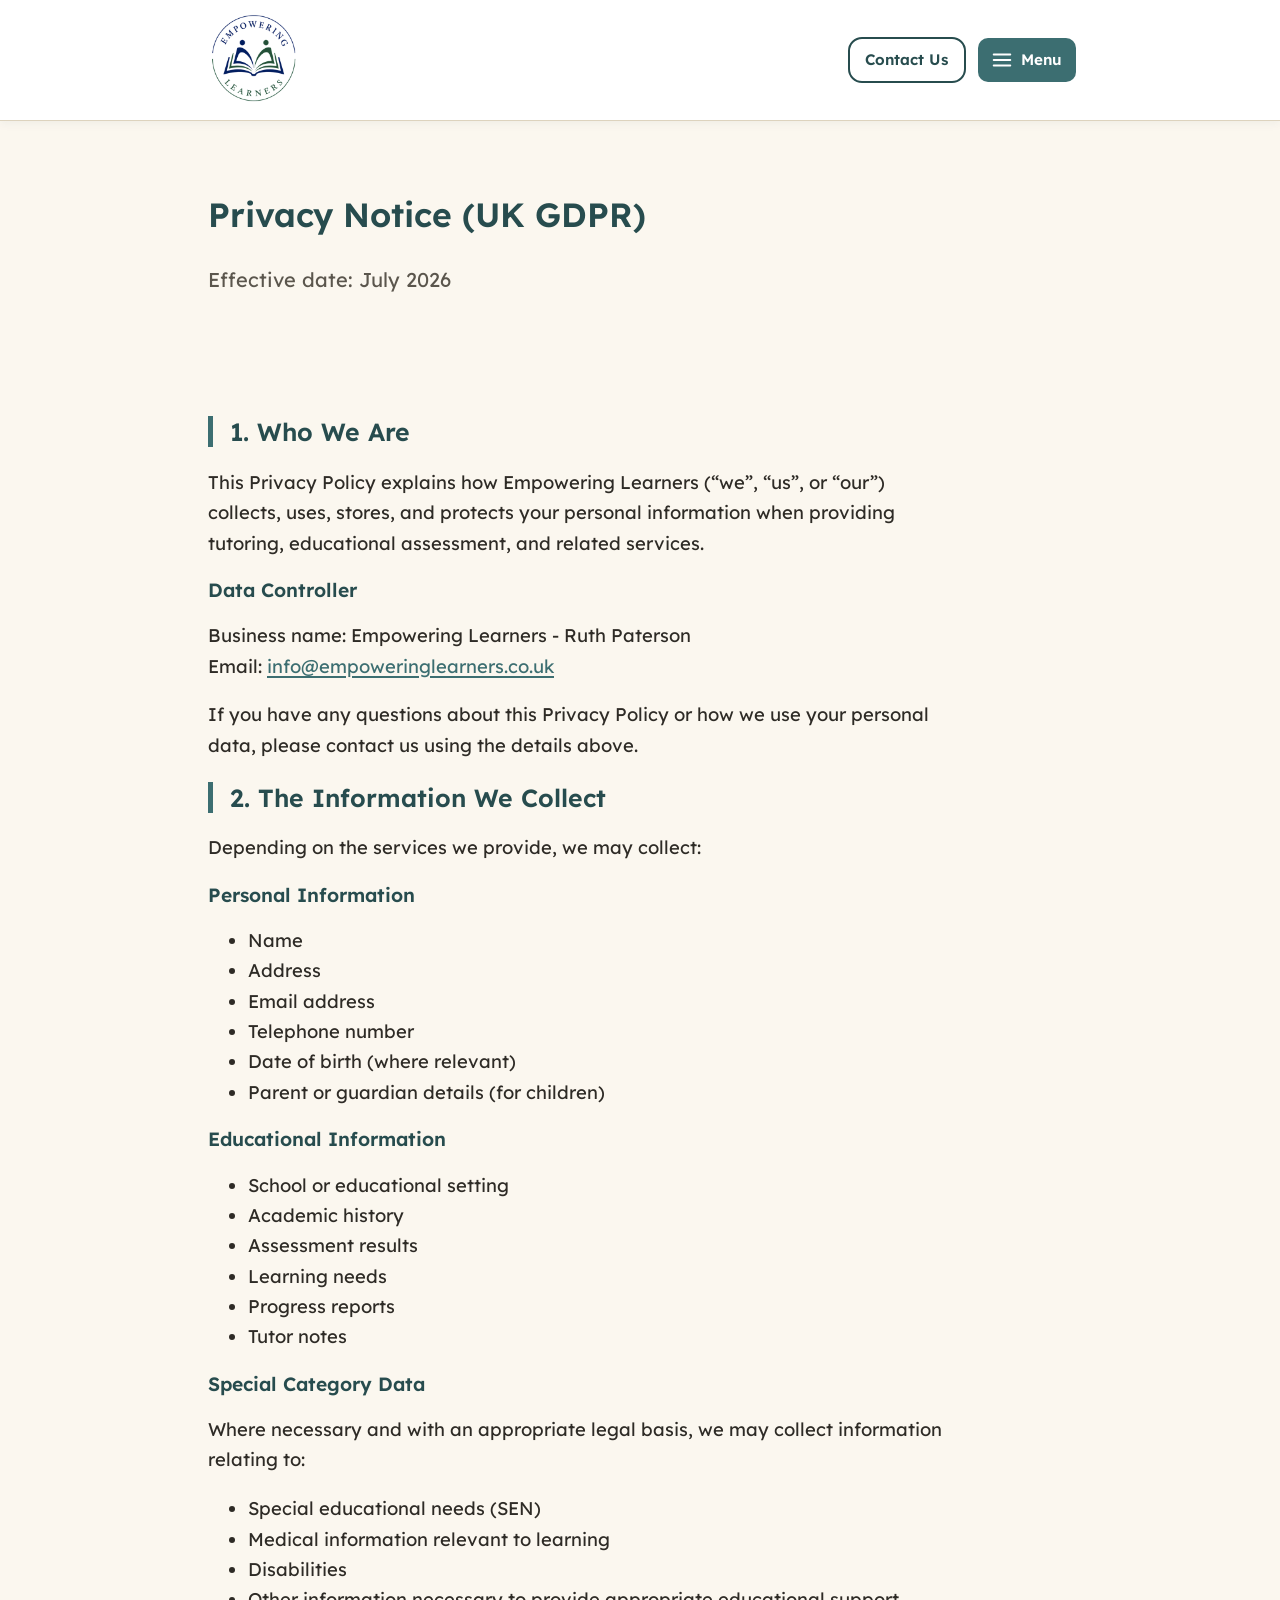
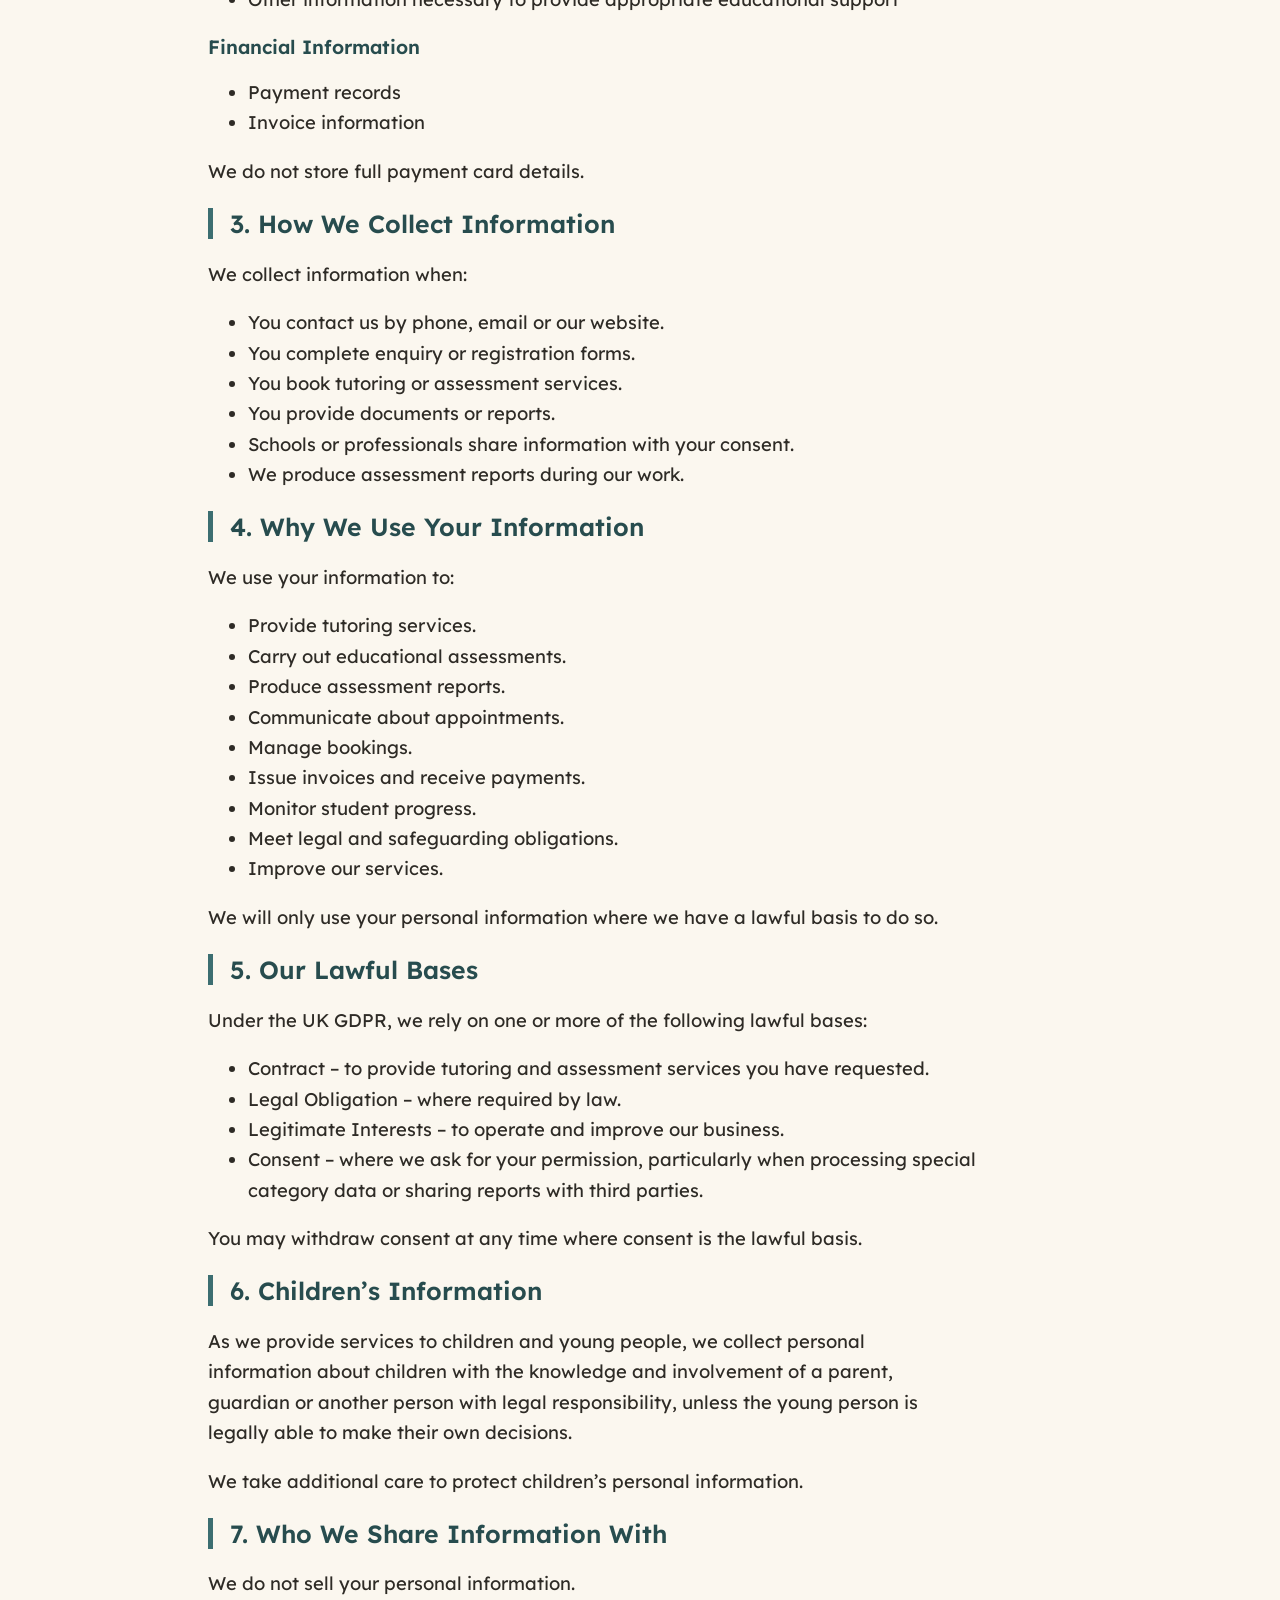
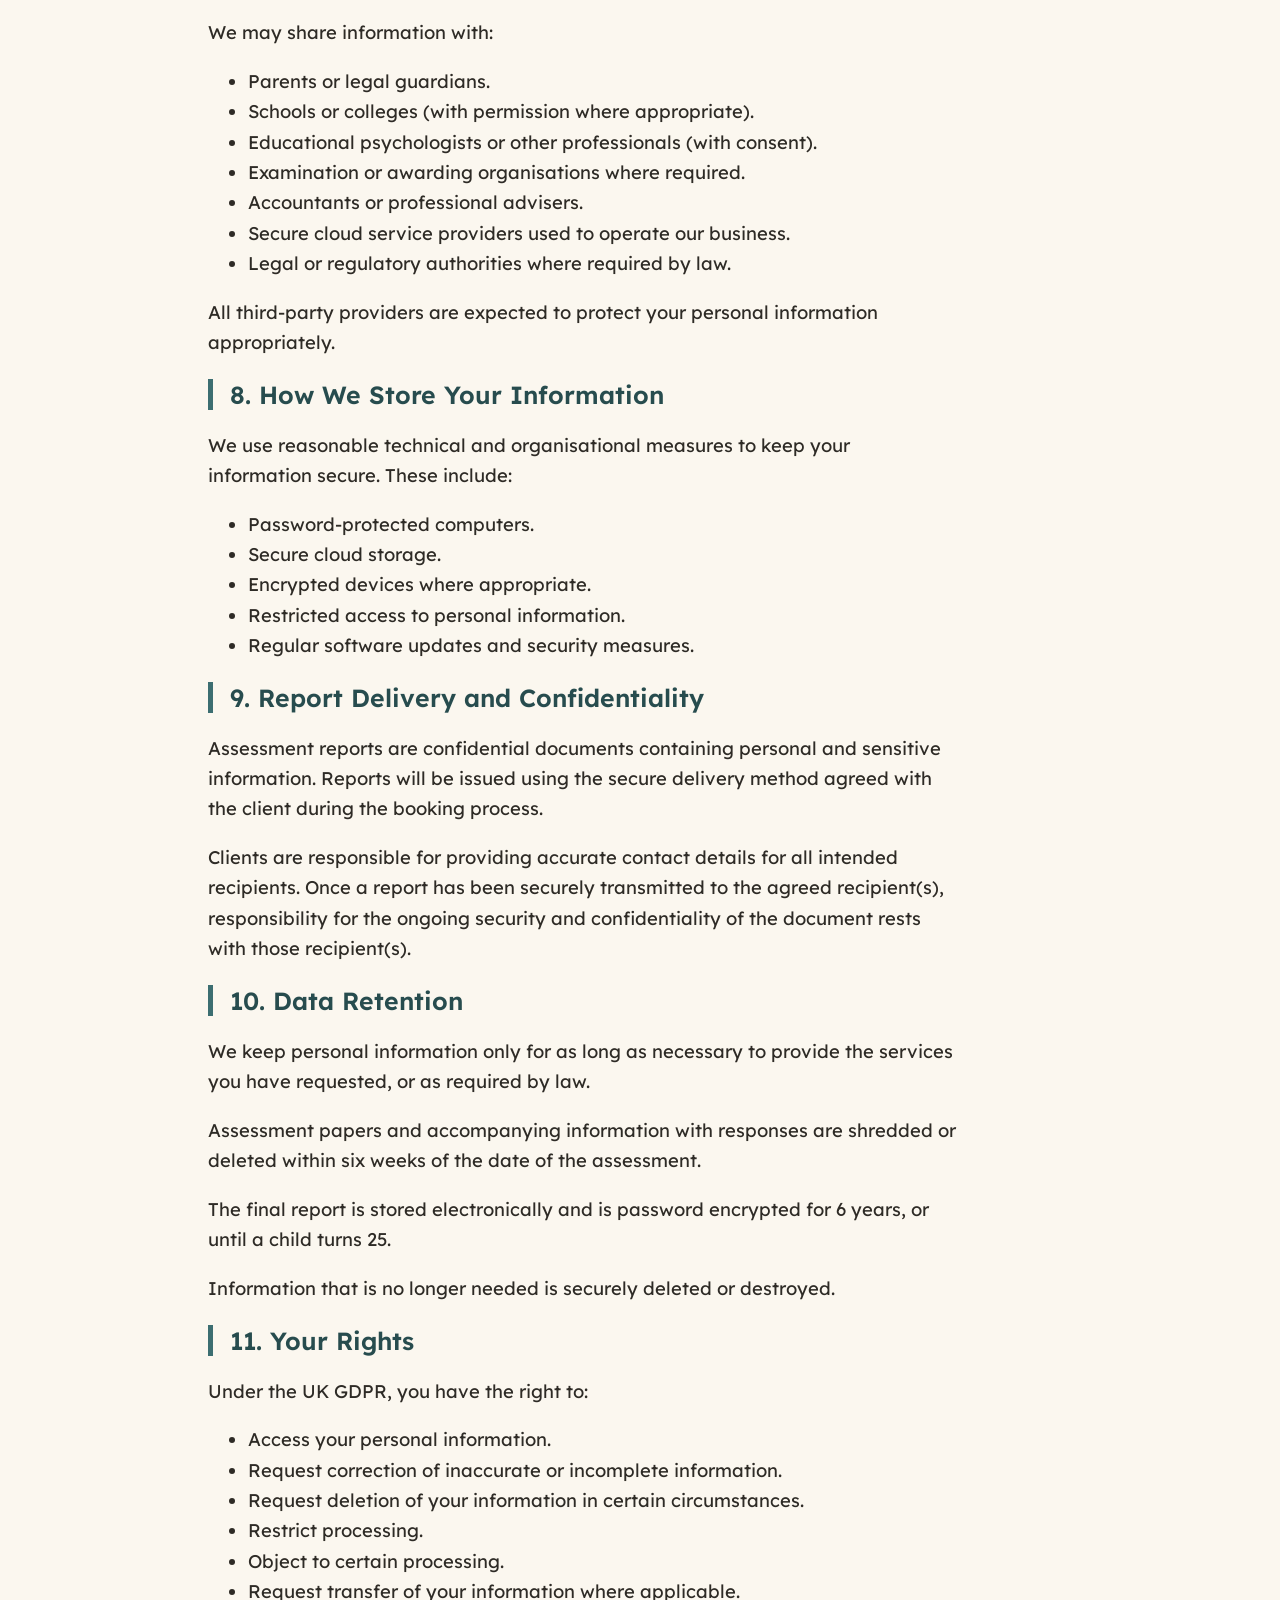
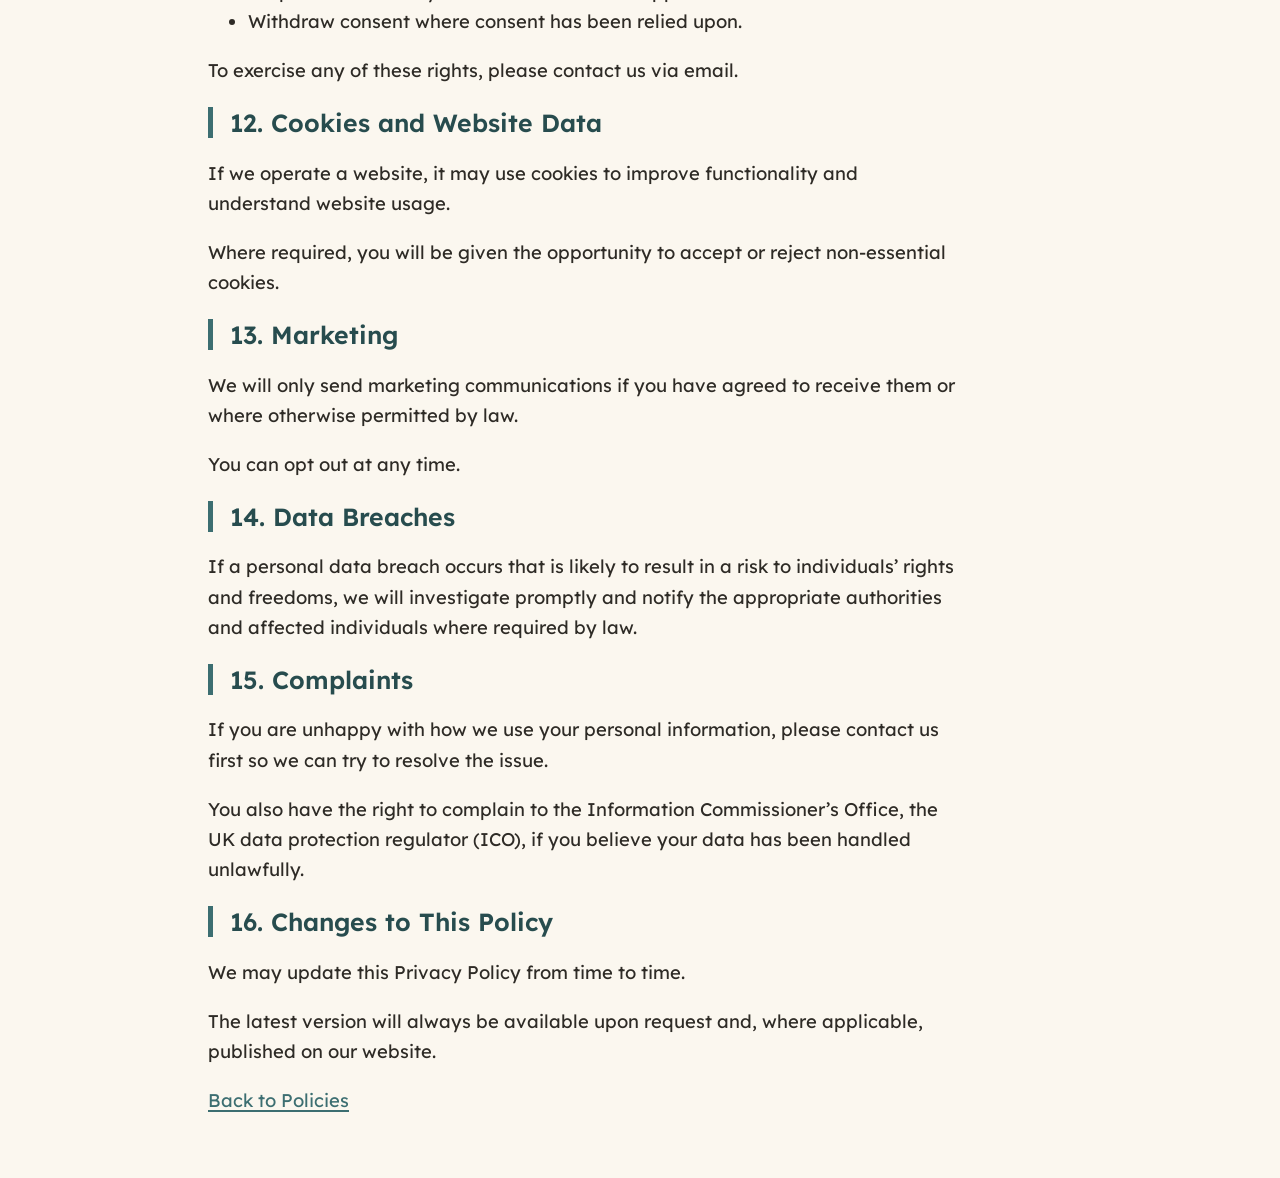
<file: policies/privacy-policy.html>
<!DOCTYPE html>
<html lang="en">
<head>
<meta charset="UTF-8">
<script>
(function () {
  var t = localStorage.getItem('theme');
  if (['green', 'blue', 'pink', 'yellow'].indexOf(t) === -1) {
    t = 'green';
  }
  document.documentElement.setAttribute('data-theme', t);
})();
</script>
<meta name="viewport" content="width=device-width, initial-scale=1">
<title>Privacy Policy | Empowering Learners</title>
<meta name="description" content="Privacy notice (UK GDPR) for Empowering Learners - Ruth Paterson, explaining how personal information is collected, used, and protected.">
<meta property="og:type" content="website">
<meta property="og:site_name" content="Empowering Learners">
<meta property="og:title" content="Privacy Policy | Empowering Learners">
<meta property="og:description" content="Privacy notice (UK GDPR) for Empowering Learners - Ruth Paterson, explaining how personal information is collected, used, and protected.">
<meta property="og:url" content="https://empoweringlearners.co.uk/policies/privacy-policy.html">
<meta property="og:image" content="https://empoweringlearners.co.uk/assets/logo.png">
<meta name="twitter:card" content="summary_large_image">
<meta name="twitter:title" content="Privacy Policy | Empowering Learners">
<meta name="twitter:description" content="Privacy notice (UK GDPR) for Empowering Learners - Ruth Paterson, explaining how personal information is collected, used, and protected.">
<meta name="twitter:image" content="https://empoweringlearners.co.uk/assets/logo.png">
<link rel="canonical" href="https://empoweringlearners.co.uk/policies/privacy-policy.html">
<link rel="preconnect" href="https://fonts.googleapis.com">
<link href="https://fonts.googleapis.com/css2?family=Lexend:wght@400;500;600;700&display=swap" rel="stylesheet">
<link rel="icon" type="image/png" href="../assets/favicon.png">
<link rel="stylesheet" href="../assets/style.css">
</head>
<body>
<a class="skip-link" href="#main-content">Skip to main content</a>

<div id="site-header" data-active="policies" data-base="../"></div>

<main id="main-content">
  <section class="hero wrap">
    <h1>Privacy Notice (UK GDPR)</h1>
    <p class="hero__lede">Effective date: July 2026</p>
  </section>

  <section class="band">
    <div class="wrap">

      <h2 class="section-title">1. Who We Are</h2>
      <p>This Privacy Policy explains how Empowering Learners (&ldquo;we&rdquo;, &ldquo;us&rdquo;, or &ldquo;our&rdquo;) collects, uses, stores, and protects your personal information when providing tutoring, educational assessment, and related services.</p>
      <h3>Data Controller</h3>
      <p>
        Business name: Empowering Learners - Ruth Paterson<br>
        Email: <a href="mailto:info@empoweringlearners.co.uk">info@empoweringlearners.co.uk</a><br>
      </p>
      <p>If you have any questions about this Privacy Policy or how we use your personal data, please contact us using the details above.</p>

      <h2 class="section-title">2. The Information We Collect</h2>
      <p>Depending on the services we provide, we may collect:</p>
      <h3>Personal Information</h3>
      <ul>
        <li>Name</li>
        <li>Address</li>
        <li>Email address</li>
        <li>Telephone number</li>
        <li>Date of birth (where relevant)</li>
        <li>Parent or guardian details (for children)</li>
      </ul>
      <h3>Educational Information</h3>
      <ul>
        <li>School or educational setting</li>
        <li>Academic history</li>
        <li>Assessment results</li>
        <li>Learning needs</li>
        <li>Progress reports</li>
        <li>Tutor notes</li>
      </ul>
      <h3>Special Category Data</h3>
      <p>Where necessary and with an appropriate legal basis, we may collect information relating to:</p>
      <ul>
        <li>Special educational needs (SEN)</li>
        <li>Medical information relevant to learning</li>
        <li>Disabilities</li>
        <li>Other information necessary to provide appropriate educational support</li>
      </ul>
      <h3>Financial Information</h3>
      <ul>
        <li>Payment records</li>
        <li>Invoice information</li>
      </ul>
      <p>We do not store full payment card details.</p>

      <h2 class="section-title">3. How We Collect Information</h2>
      <p>We collect information when:</p>
      <ul>
        <li>You contact us by phone, email or our website.</li>
        <li>You complete enquiry or registration forms.</li>
        <li>You book tutoring or assessment services.</li>
        <li>You provide documents or reports.</li>
        <li>Schools or professionals share information with your consent.</li>
        <li>We produce assessment reports during our work.</li>
      </ul>

      <h2 class="section-title">4. Why We Use Your Information</h2>
      <p>We use your information to:</p>
      <ul>
        <li>Provide tutoring services.</li>
        <li>Carry out educational assessments.</li>
        <li>Produce assessment reports.</li>
        <li>Communicate about appointments.</li>
        <li>Manage bookings.</li>
        <li>Issue invoices and receive payments.</li>
        <li>Monitor student progress.</li>
        <li>Meet legal and safeguarding obligations.</li>
        <li>Improve our services.</li>
      </ul>
      <p>We will only use your personal information where we have a lawful basis to do so.</p>

      <h2 class="section-title">5. Our Lawful Bases</h2>
      <p>Under the UK GDPR, we rely on one or more of the following lawful bases:</p>
      <ul>
        <li>Contract &ndash; to provide tutoring and assessment services you have requested.</li>
        <li>Legal Obligation &ndash; where required by law.</li>
        <li>Legitimate Interests &ndash; to operate and improve our business.</li>
        <li>Consent &ndash; where we ask for your permission, particularly when processing special category data or sharing reports with third parties.</li>
      </ul>
      <p>You may withdraw consent at any time where consent is the lawful basis.</p>

      <h2 class="section-title">6. Children&rsquo;s Information</h2>
      <p>As we provide services to children and young people, we collect personal information about children with the knowledge and involvement of a parent, guardian or another person with legal responsibility, unless the young person is legally able to make their own decisions.</p>
      <p>We take additional care to protect children&rsquo;s personal information.</p>

      <h2 class="section-title">7. Who We Share Information With</h2>
      <p>We do not sell your personal information.</p>
      <p>We may share information with:</p>
      <ul>
        <li>Parents or legal guardians.</li>
        <li>Schools or colleges (with permission where appropriate).</li>
        <li>Educational psychologists or other professionals (with consent).</li>
        <li>Examination or awarding organisations where required.</li>
        <li>Accountants or professional advisers.</li>
        <li>Secure cloud service providers used to operate our business.</li>
        <li>Legal or regulatory authorities where required by law.</li>
      </ul>
      <p>All third-party providers are expected to protect your personal information appropriately.</p>

      <h2 class="section-title">8. How We Store Your Information</h2>
      <p>We use reasonable technical and organisational measures to keep your information secure. These include:</p>
      <ul>
        <li>Password-protected computers.</li>
        <li>Secure cloud storage.</li>
        <li>Encrypted devices where appropriate.</li>
        <li>Restricted access to personal information.</li>
        <li>Regular software updates and security measures.</li>
      </ul>

      <h2 class="section-title">9. Report Delivery and Confidentiality</h2>
      <p>Assessment reports are confidential documents containing personal and sensitive information. Reports will be issued using the secure delivery method agreed with the client during the booking process.</p>
      <p>Clients are responsible for providing accurate contact details for all intended recipients. Once a report has been securely transmitted to the agreed recipient(s), responsibility for the ongoing security and confidentiality of the document rests with those recipient(s).</p>

      <h2 class="section-title">10. Data Retention</h2>
      <p>We keep personal information only for as long as necessary to provide the services you have requested, or as required by law.</p>
      <p>Assessment papers and accompanying information with responses are shredded or deleted within six weeks of the date of the assessment.</p>
      <p>The final report is stored electronically and is password encrypted for 6 years, or until a child turns 25.</p>
      <p>Information that is no longer needed is securely deleted or destroyed.</p>

      <h2 class="section-title">11. Your Rights</h2>
      <p>Under the UK GDPR, you have the right to:</p>
      <ul>
        <li>Access your personal information.</li>
        <li>Request correction of inaccurate or incomplete information.</li>
        <li>Request deletion of your information in certain circumstances.</li>
        <li>Restrict processing.</li>
        <li>Object to certain processing.</li>
        <li>Request transfer of your information where applicable.</li>
        <li>Withdraw consent where consent has been relied upon.</li>
      </ul>
      <p>To exercise any of these rights, please contact us via email.</p>

      <h2 class="section-title">12. Cookies and Website Data</h2>
      <p>If we operate a website, it may use cookies to improve functionality and understand website usage.</p>
      <p>Where required, you will be given the opportunity to accept or reject non-essential cookies.</p>

      <h2 class="section-title">13. Marketing</h2>
      <p>We will only send marketing communications if you have agreed to receive them or where otherwise permitted by law.</p>
      <p>You can opt out at any time.</p>

      <h2 class="section-title">14. Data Breaches</h2>
      <p>If a personal data breach occurs that is likely to result in a risk to individuals&rsquo; rights and freedoms, we will investigate promptly and notify the appropriate authorities and affected individuals where required by law.</p>

      <h2 class="section-title">15. Complaints</h2>
      <p>If you are unhappy with how we use your personal information, please contact us first so we can try to resolve the issue.</p>
      <p>You also have the right to complain to the Information Commissioner&rsquo;s Office, the UK data protection regulator (ICO), if you believe your data has been handled unlawfully.</p>

      <h2 class="section-title">16. Changes to This Policy</h2>
      <p>We may update this Privacy Policy from time to time.</p>
      <p>The latest version will always be available upon request and, where applicable, published on our website.</p>

      <p><a href="../policies.html">Back to Policies</a></p>
    </div>
  </section>
</main>

<script src="../assets/site.js"></script>
</body>
</html>
</file>
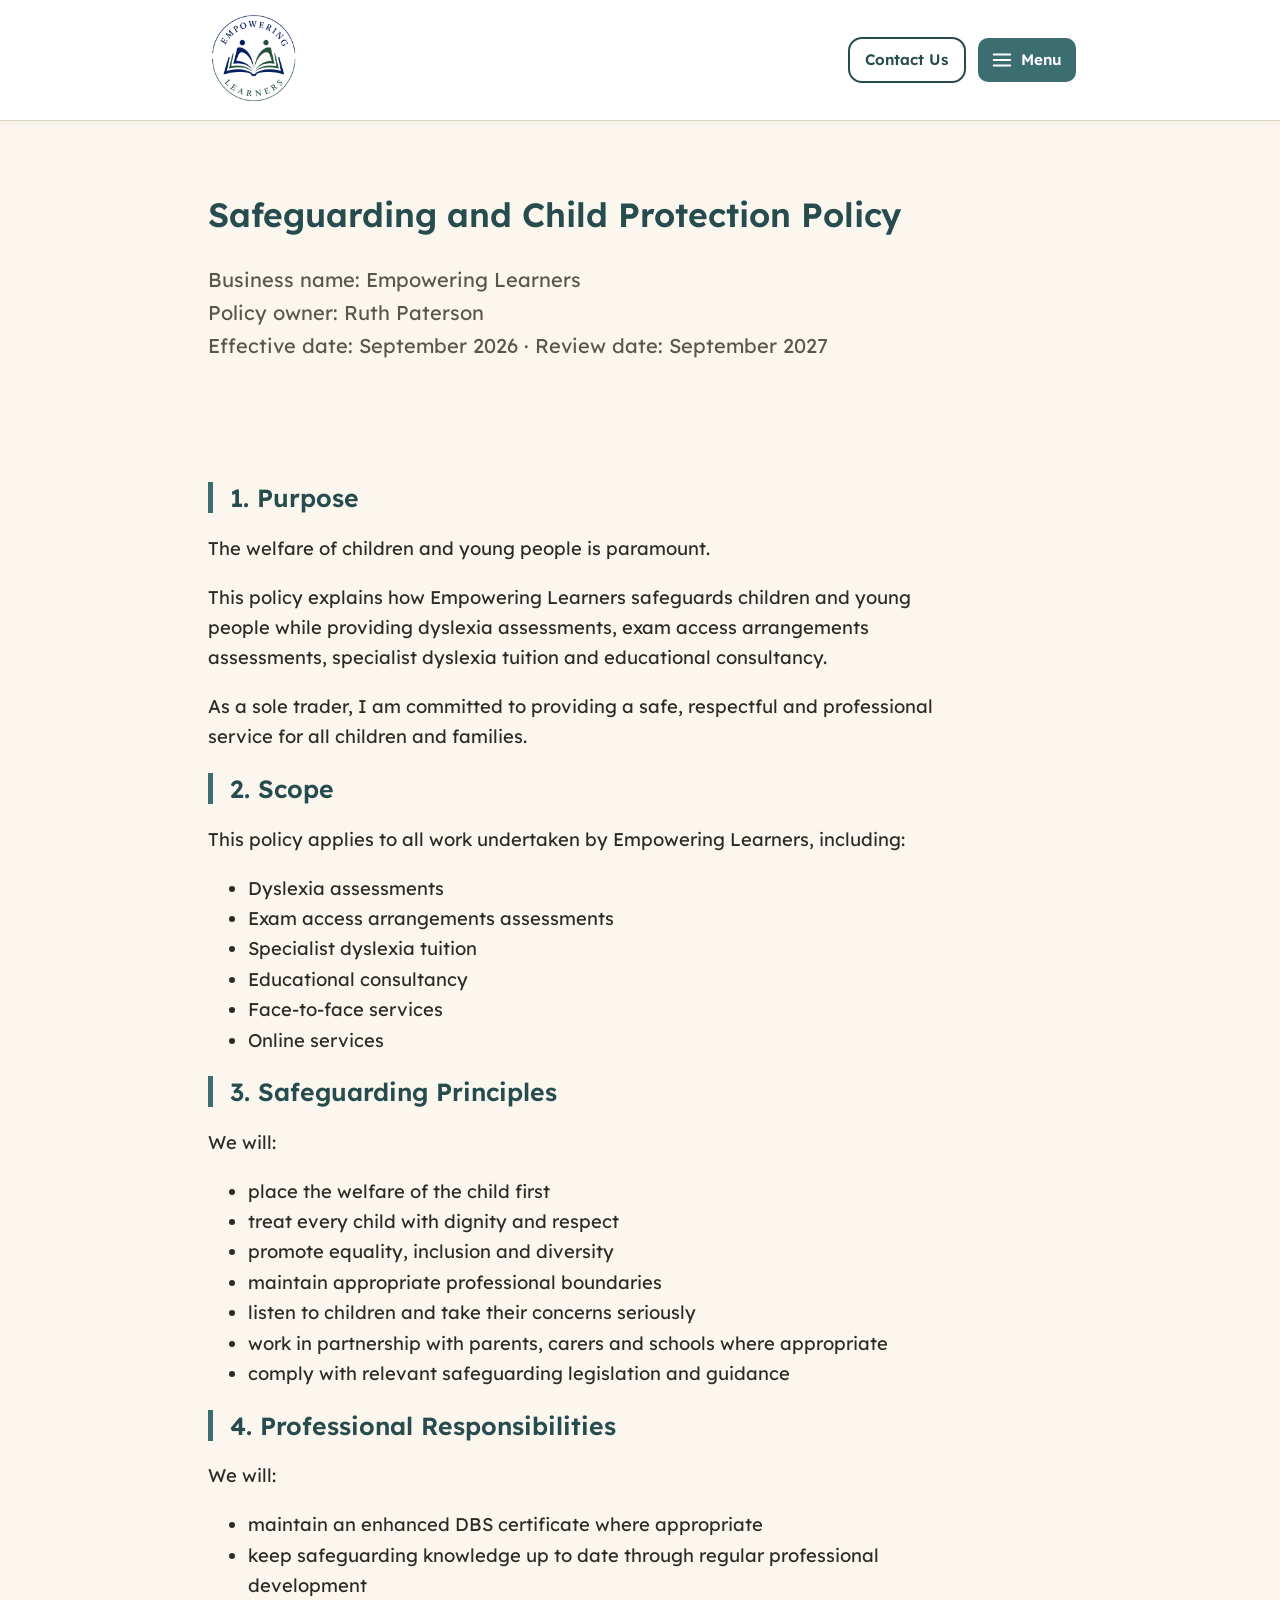
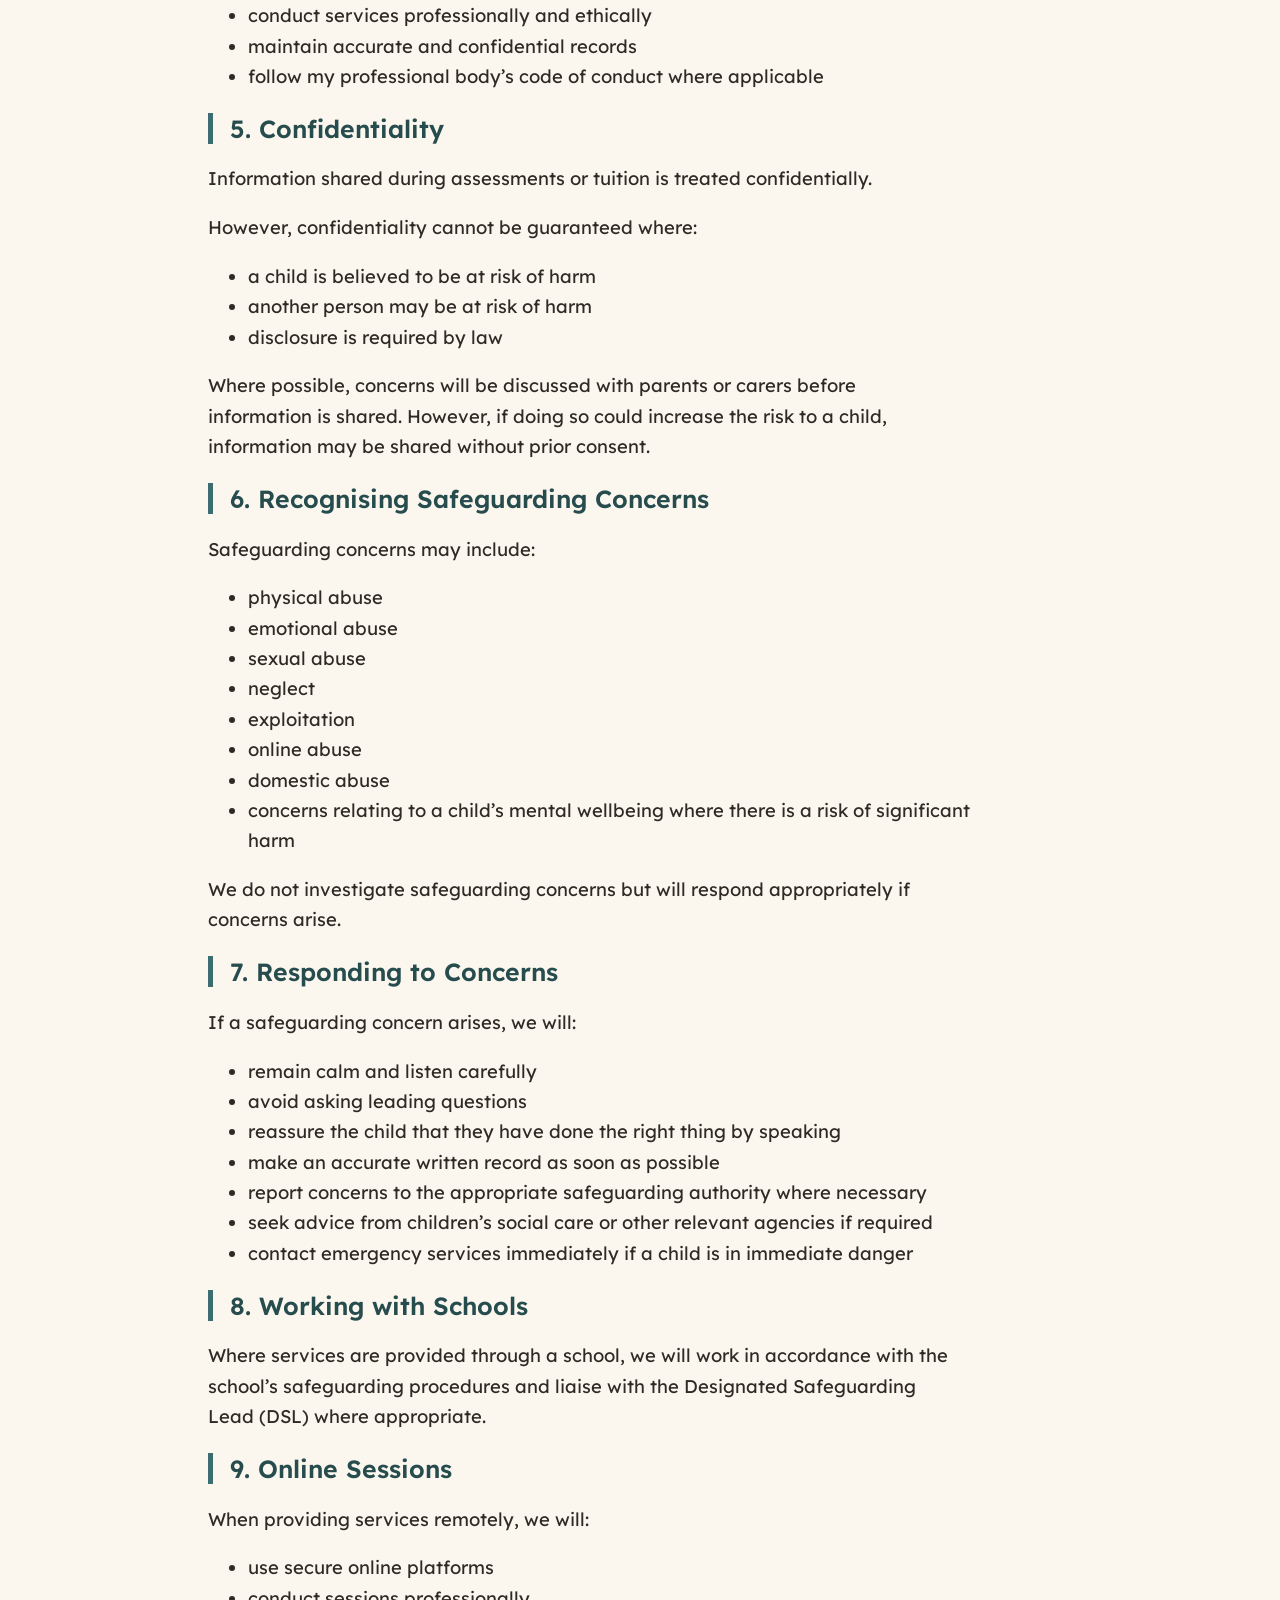
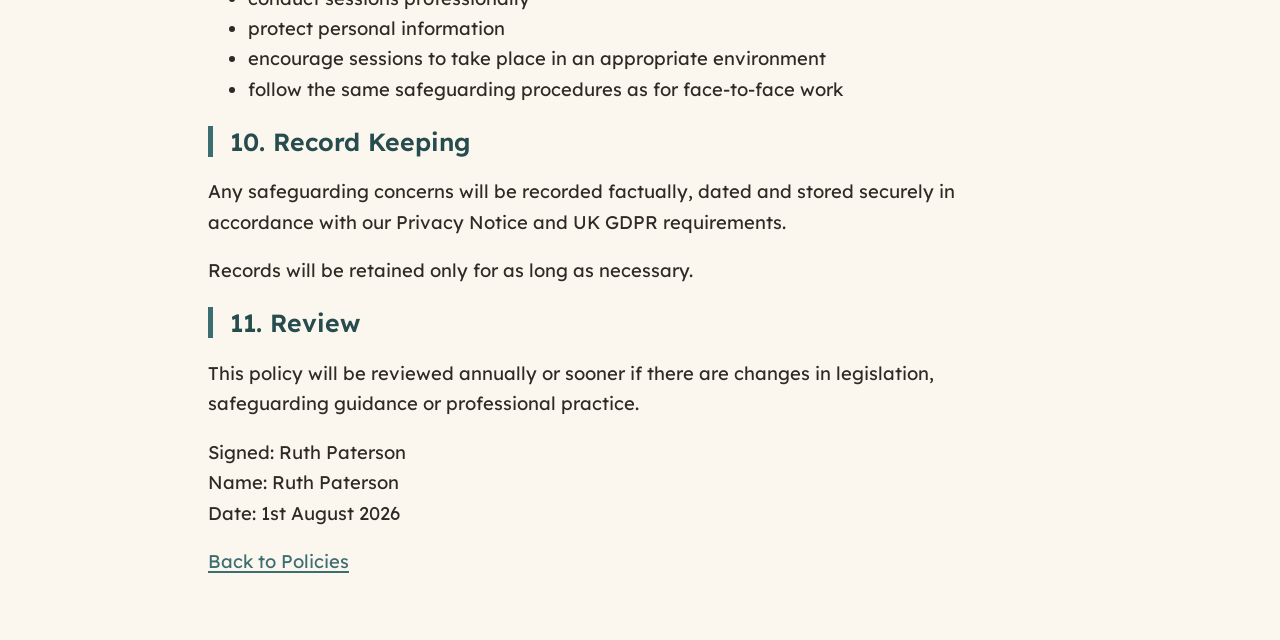
<file: policies/safeguarding-child-protection-policy.html>
<!DOCTYPE html>
<html lang="en">
<head>
<meta charset="UTF-8">
<script>
(function () {
  var t = localStorage.getItem('theme');
  if (['green', 'blue', 'pink', 'yellow'].indexOf(t) === -1) {
    t = 'green';
  }
  document.documentElement.setAttribute('data-theme', t);
})();
</script>
<meta name="viewport" content="width=device-width, initial-scale=1">
<title>Safeguarding &amp; Child Protection Policy | Empowering Learners</title>
<meta name="description" content="Safeguarding and child protection policy for Empowering Learners - Ruth Paterson.">
<meta property="og:type" content="website">
<meta property="og:site_name" content="Empowering Learners">
<meta property="og:title" content="Safeguarding &amp; Child Protection Policy | Empowering Learners">
<meta property="og:description" content="Safeguarding and child protection policy for Empowering Learners - Ruth Paterson.">
<meta property="og:url" content="https://empoweringlearners.co.uk/policies/safeguarding-child-protection-policy.html">
<meta property="og:image" content="https://empoweringlearners.co.uk/assets/logo.png">
<meta name="twitter:card" content="summary_large_image">
<meta name="twitter:title" content="Safeguarding &amp; Child Protection Policy | Empowering Learners">
<meta name="twitter:description" content="Safeguarding and child protection policy for Empowering Learners - Ruth Paterson.">
<meta name="twitter:image" content="https://empoweringlearners.co.uk/assets/logo.png">
<link rel="canonical" href="https://empoweringlearners.co.uk/policies/safeguarding-child-protection-policy.html">
<link rel="preconnect" href="https://fonts.googleapis.com">
<link href="https://fonts.googleapis.com/css2?family=Lexend:wght@400;500;600;700&display=swap" rel="stylesheet">
<link rel="icon" type="image/png" href="../assets/favicon.png">
<link rel="stylesheet" href="../assets/style.css">
</head>
<body>
<a class="skip-link" href="#main-content">Skip to main content</a>

<div id="site-header" data-active="policies" data-base="../"></div>

<main id="main-content">
  <section class="hero wrap">
    <h1>Safeguarding and Child Protection Policy</h1>
    <p class="hero__lede">
      Business name: Empowering Learners<br>
      Policy owner: Ruth Paterson<br>
      Effective date: September 2026 &middot; Review date: September 2027
    </p>
  </section>

  <section class="band">
    <div class="wrap">

      <h2 class="section-title">1. Purpose</h2>
      <p>The welfare of children and young people is paramount.</p>
      <p>This policy explains how Empowering Learners safeguards children and young people while providing dyslexia assessments, exam access arrangements assessments, specialist dyslexia tuition and educational consultancy.</p>
      <p>As a sole trader, I am committed to providing a safe, respectful and professional service for all children and families.</p>

      <h2 class="section-title">2. Scope</h2>
      <p>This policy applies to all work undertaken by Empowering Learners, including:</p>
      <ul>
        <li>Dyslexia assessments</li>
        <li>Exam access arrangements assessments</li>
        <li>Specialist dyslexia tuition</li>
        <li>Educational consultancy</li>
        <li>Face-to-face services</li>
        <li>Online services</li>
      </ul>

      <h2 class="section-title">3. Safeguarding Principles</h2>
      <p>We will:</p>
      <ul>
        <li>place the welfare of the child first</li>
        <li>treat every child with dignity and respect</li>
        <li>promote equality, inclusion and diversity</li>
        <li>maintain appropriate professional boundaries</li>
        <li>listen to children and take their concerns seriously</li>
        <li>work in partnership with parents, carers and schools where appropriate</li>
        <li>comply with relevant safeguarding legislation and guidance</li>
      </ul>

      <h2 class="section-title">4. Professional Responsibilities</h2>
      <p>We will:</p>
      <ul>
        <li>maintain an enhanced DBS certificate where appropriate</li>
        <li>keep safeguarding knowledge up to date through regular professional development</li>
        <li>conduct services professionally and ethically</li>
        <li>maintain accurate and confidential records</li>
        <li>follow my professional body&rsquo;s code of conduct where applicable</li>
      </ul>

      <h2 class="section-title">5. Confidentiality</h2>
      <p>Information shared during assessments or tuition is treated confidentially.</p>
      <p>However, confidentiality cannot be guaranteed where:</p>
      <ul>
        <li>a child is believed to be at risk of harm</li>
        <li>another person may be at risk of harm</li>
        <li>disclosure is required by law</li>
      </ul>
      <p>Where possible, concerns will be discussed with parents or carers before information is shared. However, if doing so could increase the risk to a child, information may be shared without prior consent.</p>

      <h2 class="section-title">6. Recognising Safeguarding Concerns</h2>
      <p>Safeguarding concerns may include:</p>
      <ul>
        <li>physical abuse</li>
        <li>emotional abuse</li>
        <li>sexual abuse</li>
        <li>neglect</li>
        <li>exploitation</li>
        <li>online abuse</li>
        <li>domestic abuse</li>
        <li>concerns relating to a child&rsquo;s mental wellbeing where there is a risk of significant harm</li>
      </ul>
      <p>We do not investigate safeguarding concerns but will respond appropriately if concerns arise.</p>

      <h2 class="section-title">7. Responding to Concerns</h2>
      <p>If a safeguarding concern arises, we will:</p>
      <ul>
        <li>remain calm and listen carefully</li>
        <li>avoid asking leading questions</li>
        <li>reassure the child that they have done the right thing by speaking</li>
        <li>make an accurate written record as soon as possible</li>
        <li>report concerns to the appropriate safeguarding authority where necessary</li>
        <li>seek advice from children&rsquo;s social care or other relevant agencies if required</li>
        <li>contact emergency services immediately if a child is in immediate danger</li>
      </ul>

      <h2 class="section-title">8. Working with Schools</h2>
      <p>Where services are provided through a school, we will work in accordance with the school&rsquo;s safeguarding procedures and liaise with the Designated Safeguarding Lead (DSL) where appropriate.</p>

      <h2 class="section-title">9. Online Sessions</h2>
      <p>When providing services remotely, we will:</p>
      <ul>
        <li>use secure online platforms</li>
        <li>conduct sessions professionally</li>
        <li>protect personal information</li>
        <li>encourage sessions to take place in an appropriate environment</li>
        <li>follow the same safeguarding procedures as for face-to-face work</li>
      </ul>

      <h2 class="section-title">10. Record Keeping</h2>
      <p>Any safeguarding concerns will be recorded factually, dated and stored securely in accordance with our Privacy Notice and UK GDPR requirements.</p>
      <p>Records will be retained only for as long as necessary.</p>

      <h2 class="section-title">11. Review</h2>
      <p>This policy will be reviewed annually or sooner if there are changes in legislation, safeguarding guidance or professional practice.</p>
      <p>
        Signed: Ruth Paterson<br>
        Name: Ruth Paterson<br>
        Date: 1st August 2026
      </p>

      <p><a href="../policies.html">Back to Policies</a></p>
    </div>
  </section>
</main>

<script src="../assets/site.js"></script>
</body>
</html>
</file>
<file: assets/style.css>
/* =========================================================
   Shared stylesheet
   One file, used by every page, so styling only lives once.
   ========================================================= */

:root {
  /* Colour tokens */
  --color-bg: #FBF7EF;        /* warm cream, easier on the eye than white */
  --color-bg-band: #E9EFE5;   /* soft sage for alternating sections */
  --color-ink: #2E2B26;       /* soft black body text */
  --color-ink-soft: #5B564D;  /* secondary text */
  --color-primary: #3C6E71;   /* calm teal - links, buttons */
  --color-primary-dark: #274C4E;
  --color-heading: #274C4E;   /* headings/active text - separate from primary-dark's background role */
  --color-accent: #C98A3E;    /* warm ochre - the "highlighter" signature */
  --color-border: #DDD3BE;
  --color-surface: #FFFFFF;

  /* Type tokens */
  --font-display: 'Lexend', Verdana, Tahoma, sans-serif;
  --font-body: 'Lexend', Verdana, Tahoma, sans-serif;

  /* Spacing / shape */
  --radius: 14px;
  --max-width: 920px;
  --text-scale: 1; /* changed by the A/A+/A++ control */
  --shadow-soft: 0 10px 30px rgba(39, 76, 78, 0.12);
  --shadow-card: 0 2px 10px rgba(39, 76, 78, 0.06);
  --header-height: 120px;
}

/* Gentle colour overlays - some readers with visual stress find a
   pale blue, pink or yellow background more comfortable than white/cream. */
:root[data-theme="blue"] {
  --color-bg: #E9F1F8;
  --color-bg-band: #DCE7F1;
  --color-border: #C4D6E4;
  --color-surface: #F4F9FC;
}
:root[data-theme="pink"] {
  --color-bg: #FBEEF2;
  --color-bg-band: #F6E1E7;
  --color-border: #E9C7D1;
  --color-surface: #FDF6F8;
}
:root[data-theme="yellow"] {
  --color-bg: #FBF3DC;
  --color-bg-band: #F5E9C3;
  --color-border: #E6D6A0;
  --color-surface: #FEFAEF;
}

* { box-sizing: border-box; }

blockquote { margin: 0; }

html {
  font-size: calc(100% * var(--text-scale));
  scroll-behavior: smooth;
  scroll-padding-top: calc(var(--header-height) + 12px);
}

body {
  margin: 0;
  background: var(--color-bg);
  color: var(--color-ink);
  font-family: var(--font-body);
  font-size: 1.15rem;
  line-height: 1.65;
  transition: background-color 0.2s ease, color 0.2s ease;
}

img { max-width: 100%; display: block; }

/* Never justify text - ragged right edges are easier to track */
p, li { text-align: left; max-width: 68ch; }

h1, h2, h3, h4 {
  font-family: var(--font-display);
  color: var(--color-heading);
  line-height: 1.25;
  font-weight: 600;
}

h1 { font-size: 2.1rem; }
h2 { font-size: 1.55rem; }
h3 { font-size: 1.2rem; }

/* Signature element: a left accent bar marking headings that start
   a section. */
.section-title {
  border-left: 5px solid var(--color-primary);
  padding-left: 0.7em;
}

a {
  color: var(--color-primary);
  text-decoration-thickness: 2px;
  text-underline-offset: 3px;
}
a:hover { color: var(--color-heading); }

/* Clear, chunky focus ring for keyboard users */
a:focus-visible,
button:focus-visible {
  outline: 3px solid var(--color-accent);
  outline-offset: 2px;
}

.skip-link {
  position: absolute;
  left: -999px;
  top: 0;
  background: var(--color-primary-dark);
  color: #fff;
  padding: 0.75em 1.25em;
  border-radius: 0 0 8px 0;
  z-index: 200;
}
.skip-link:focus { left: 0; }

/* ---------- Layout helpers ---------- */
.wrap {
  max-width: var(--max-width);
  margin: 0 auto;
  padding: 0 1.75rem;
}

.band { padding: 2.75rem 0; }
.band--alt { background: var(--color-bg-band); }
.band--dark {
  background: var(--color-primary-dark);
  color: #F3EFE4;
}
.band--dark h2 { color: #F3EFE4; }
.band--dark .section-title { border-left-color: #fff; }

.button {
  display: inline-block;
  font-family: var(--font-display);
  font-weight: 600;
  background: var(--color-primary);
  color: #fff;
  padding: 0.8em 1.5em;
  border-radius: var(--radius);
  text-decoration: none;
  border: none;
  font-size: 1.05rem;
  cursor: pointer;
}
.button:hover { background: var(--color-primary-dark); color: #fff; }
.button--ghost {
  background: transparent;
  color: var(--color-heading);
  border: 2px solid var(--color-heading);
}
.button--ghost:hover { background: var(--color-primary-dark); color: #fff; }
.band--dark .button--ghost { color: #fff; border-color: #fff; }
.band--dark .button--ghost:hover { background: #fff; color: var(--color-primary-dark); }

.card {
  background: var(--color-surface);
  border: 1px solid var(--color-border);
  border-radius: var(--radius);
  padding: 1.5rem;
  box-shadow: var(--shadow-card);
}

.card-grid {
  display: grid;
  grid-template-columns: repeat(auto-fit, minmax(240px, 1fr));
  gap: 1.25rem;
  margin-top: 1.5rem;
}

/* Expandable boxes share a grid row's height, so an open one makes
   closed neighbours stretch too. One per row avoids that. */
.card-grid--single {
  grid-template-columns: 1fr;
}

.testimonial-carousel {
  position: relative;
}
.testimonial-grid {
  display: flex;
  overflow-x: auto;
  scroll-snap-type: x mandatory;
  -webkit-overflow-scrolling: touch;
}
.testimonial-grid:focus-visible {
  outline: 3px solid var(--color-accent);
  outline-offset: 2px;
}
.testimonial-grid .card {
  scroll-snap-align: start;
  flex: 0 0 auto;
  width: min(85%, 380px);
}

.carousel-arrow {
  position: absolute;
  top: 50%;
  transform: translateY(-50%);
  z-index: 5;
  display: flex;
  align-items: center;
  justify-content: center;
  width: 2.75rem;
  height: 2.75rem;
  border-radius: 50%;
  border: 1px solid var(--color-border);
  background: var(--color-surface);
  color: var(--color-heading);
  font-size: 1.75rem;
  line-height: 1;
  cursor: pointer;
  box-shadow: var(--shadow-card);
}
.carousel-arrow:hover { background: var(--color-primary); color: #fff; border-color: var(--color-primary); }
.carousel-arrow--prev { left: 0; }
.carousel-arrow--next { right: 0; }
.carousel-arrow[disabled] {
  opacity: 0.35;
  cursor: default;
  pointer-events: none;
}

.stack {
  display: flex;
  flex-direction: column;
  gap: 1rem;
}

.card--expand {
  padding: 0;
  overflow: hidden;
}
.card--expand > summary {
  display: flex;
  align-items: center;
  justify-content: space-between;
  gap: 1rem;
  padding: 1.5rem;
  cursor: pointer;
  list-style: none;
}
.card--expand > summary::-webkit-details-marker { display: none; }
.card--expand > summary h3 { margin: 0; }
.card--expand > summary::after {
  content: "+";
  flex-shrink: 0;
  width: 1.6rem;
  height: 1.6rem;
  display: flex;
  align-items: center;
  justify-content: center;
  border-radius: 50%;
  background: var(--color-bg-band);
  color: var(--color-heading);
  font-size: 1.2rem;
  line-height: 1;
}
.card--expand[open] > summary::after { content: "\2212"; }
.card--expand > summary:hover::after,
.card--expand > summary:focus-visible::after {
  background: var(--color-primary);
  color: #fff;
}
.card--expand > p {
  margin: 0;
  padding: 0 1.5rem 1.5rem;
}

.credential-logos {
  display: flex;
  flex-wrap: nowrap;
  align-items: center;
  justify-content: center;
  gap: 0.75rem;
  margin-top: 1rem;
}
.credential-badge {
  flex: 1 1 0;
  min-width: 0;
  width: auto;
  max-width: 130px;
  height: auto;
}

.placeholder-note {
  font-size: 0.95rem;
  color: var(--color-ink-soft);
  background: #FFF8E8;
  border: 1px dashed var(--color-accent);
  border-radius: 10px;
  padding: 0.75rem 1rem;
}

/* Credential badges - a compact, scannable strip instead of a long list */
.badge-row {
  list-style: none;
  display: flex;
  flex-wrap: wrap;
  gap: 0.6rem;
  padding: 0;
  margin: 1.25rem 0 0;
}
.badge-row li {
  font-family: var(--font-display);
  font-size: 0.85rem;
  font-weight: 600;
  color: var(--color-heading);
  background: var(--color-bg-band);
  border: 1px solid var(--color-border);
  border-radius: 999px;
  padding: 0.4em 0.9em;
  max-width: none;
}

/* ---------- Site header ---------- */
.site-header {
  position: sticky;
  top: 0;
  z-index: 100;
  border-bottom: 1px solid var(--color-border);
  background: var(--color-surface);
  box-shadow: var(--shadow-card);
}
.site-header__bar {
  display: flex;
  align-items: center;
  justify-content: space-between;
  gap: 1rem;
  padding: 0.6rem 1.5rem;
  max-width: var(--max-width);
  margin: 0 auto;
  min-height: var(--header-height);
}
.brand {
  display: flex;
  align-items: center;
  gap: 0.75rem;
  text-decoration: none;
}
.brand__logo {
  height: 100px;
  width: auto;
}

.site-header__actions {
  display: flex;
  align-items: center;
  gap: 0.75rem;
}
.header-contact-btn {
  padding: 0.55em 1em;
  font-size: 0.95rem;
  white-space: nowrap;
}

/* Menu icon button, top right, on every page and every screen size */
.nav-icon-btn {
  display: flex;
  align-items: center;
  gap: 0.5rem;
  background: var(--color-primary);
  color: #fff;
  border: none;
  border-radius: 10px;
  padding: 0.55em 0.9em;
  font-family: var(--font-display);
  font-weight: 600;
  font-size: 0.95rem;
  cursor: pointer;
  min-height: 44px;
}
.nav-icon-btn:hover { background: var(--color-primary-dark); }
.nav-icon-btn svg { width: 22px; height: 22px; flex-shrink: 0; }
.nav-icon-btn__label { }

/* Dropdown navigation panel, anchored under the icon */
.nav-panel {
  position: absolute;
  z-index: 95;
  top: calc(100% + 10px);
  right: 1.5rem;
  width: min(320px, calc(100vw - 2rem));
  background: var(--color-surface);
  border: 1px solid var(--color-border);
  border-radius: var(--radius);
  box-shadow: var(--shadow-soft);
  padding: 0.75rem;
  opacity: 0;
  visibility: hidden;
  transform: translateY(-8px);
  transition: opacity 0.15s ease, transform 0.15s ease, visibility 0.15s;
  max-height: calc(100vh - var(--header-height) - 24px);
  overflow-y: auto;
}
.nav-panel.is-open {
  opacity: 1;
  visibility: visible;
  transform: translateY(0);
}

.site-nav__list {
  list-style: none;
  margin: 0;
  padding: 0;
}
.nav-link {
  display: block;
  font-family: var(--font-display);
  font-weight: 600;
  font-size: 1.05rem;
  text-decoration: none;
  color: var(--color-ink);
  padding: 0.7em 0.6em;
  border-radius: 8px;
  border-left: 4px solid transparent;
}
.nav-link:hover { background: var(--color-bg-band); }
.nav-link.is-active {
  color: var(--color-heading);
  border-left-color: var(--color-accent);
  background: var(--color-bg-band);
}

.nav-panel__divider {
  border: none;
  border-top: 1px solid var(--color-border);
  margin: 0.5rem 0.6rem;
}

.text-size,
.theme-toggle {
  display: flex;
  flex-wrap: wrap;
  gap: 0.3rem;
  align-items: center;
  padding: 0.3em 0.6em;
}
.text-size button,
.theme-toggle button {
  font-family: var(--font-body);
  background: var(--color-bg-band);
  border: 1px solid var(--color-border);
  border-radius: 7px;
  padding: 0.2em 0.5em;
  cursor: pointer;
  font-size: 0.8rem;
  min-height: 32px;
}
.text-size button:hover,
.theme-toggle button:hover { background: var(--color-accent); color: #fff; }
.theme-toggle button[aria-pressed="true"] {
  background: var(--color-primary);
  border-color: var(--color-primary);
  color: #fff;
}
.text-size__label,
.theme-toggle__label { font-size: 0.85rem; color: var(--color-ink-soft); }

/* Backdrop so a tap outside the panel closes it, and the page content
   is visually separated from the open menu */
.nav-backdrop {
  position: fixed;
  inset: 0;
  background: rgba(46, 43, 38, 0.25);
  opacity: 0;
  visibility: hidden;
  transition: opacity 0.15s ease, visibility 0.15s;
  z-index: 90;
}
.nav-backdrop.is-open { opacity: 1; visibility: visible; }

/* ---------- Hero ---------- */
.hero {
  padding-top: 2.75rem;
  padding-bottom: 2.25rem;
}
.hero--tight {
  padding-bottom: 0;
}
.hero--tight h1 {
  margin-bottom: 0;
}
.hero--tight + .band {
  padding-top: 1.25rem;
}
.hero-logo {
  display: block;
  width: 220px;
  max-width: 100%;
  height: auto;
  margin: 0 auto;
}

.about-photo {
  width: 280px;
  max-width: 100%;
  height: auto;
  border-radius: var(--radius);
  box-shadow: var(--shadow-card);
  margin-top: 1.5rem;
}

.bio-text {
  max-height: 8rem;
  overflow: hidden;
  transition: max-height 0.3s ease;
}
.bio-text.is-expanded {
  max-height: none;
}
.bio-toggle {
  display: inline-block;
  margin-top: 0.75rem;
  font-family: var(--font-display);
  font-weight: 600;
  font-size: 0.95rem;
  color: var(--color-heading);
  background: none;
  border: none;
  padding: 0;
  cursor: pointer;
  text-decoration: underline;
  text-underline-offset: 3px;
}
.bio-toggle:hover { color: var(--color-primary); }
.hero__lede {
  font-size: 1.25rem;
  color: var(--color-ink-soft);
}

/* ---------- Responsive ---------- */
@media (max-width: 480px) {
  .nav-icon-btn__label { display: none; }
  h1 { font-size: 1.7rem; }
  .nav-panel { right: 1rem; left: 1rem; width: auto; }
  .header-contact-btn { padding: 0.5em 0.7em; font-size: 0.85rem; }
}

/* Respect users who have asked for less motion */
@media (prefers-reduced-motion: reduce) {
  html { scroll-behavior: auto; }
  .nav-panel, .nav-backdrop { transition: none; }
}
</file>
